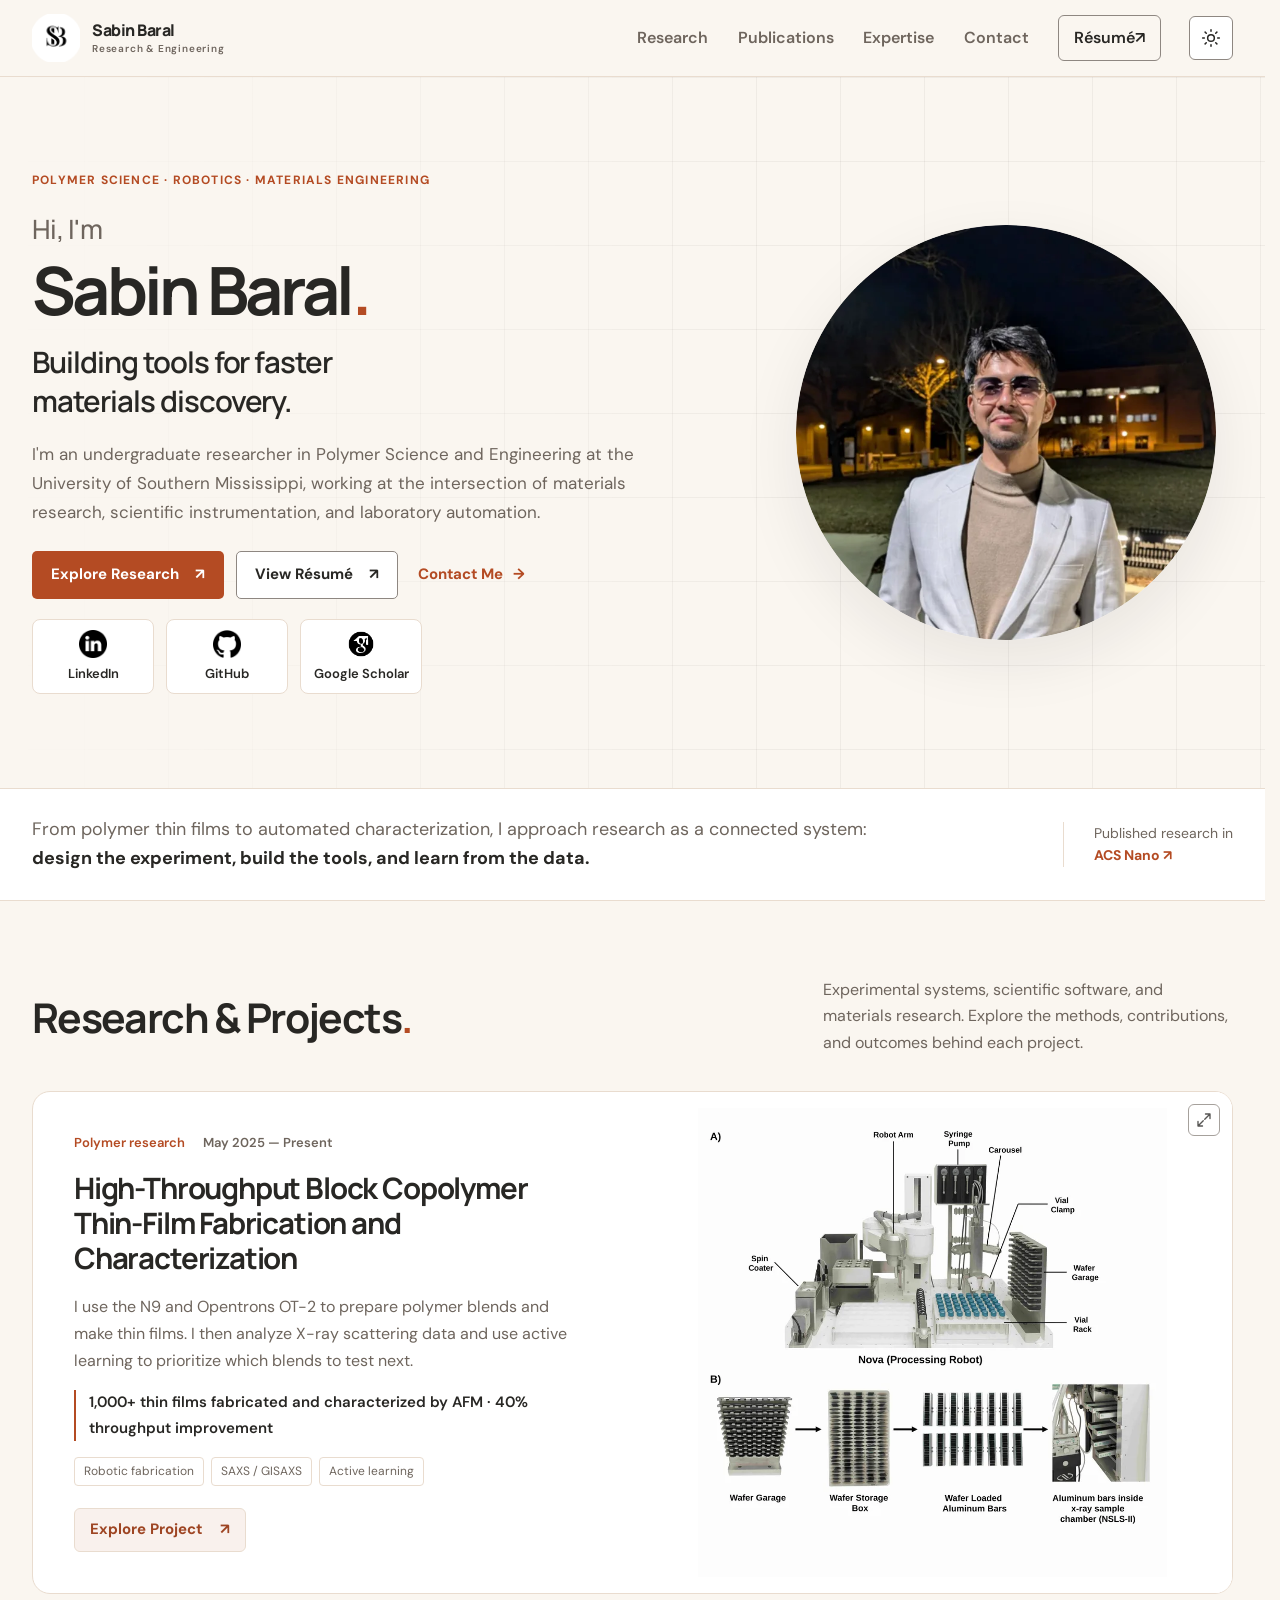
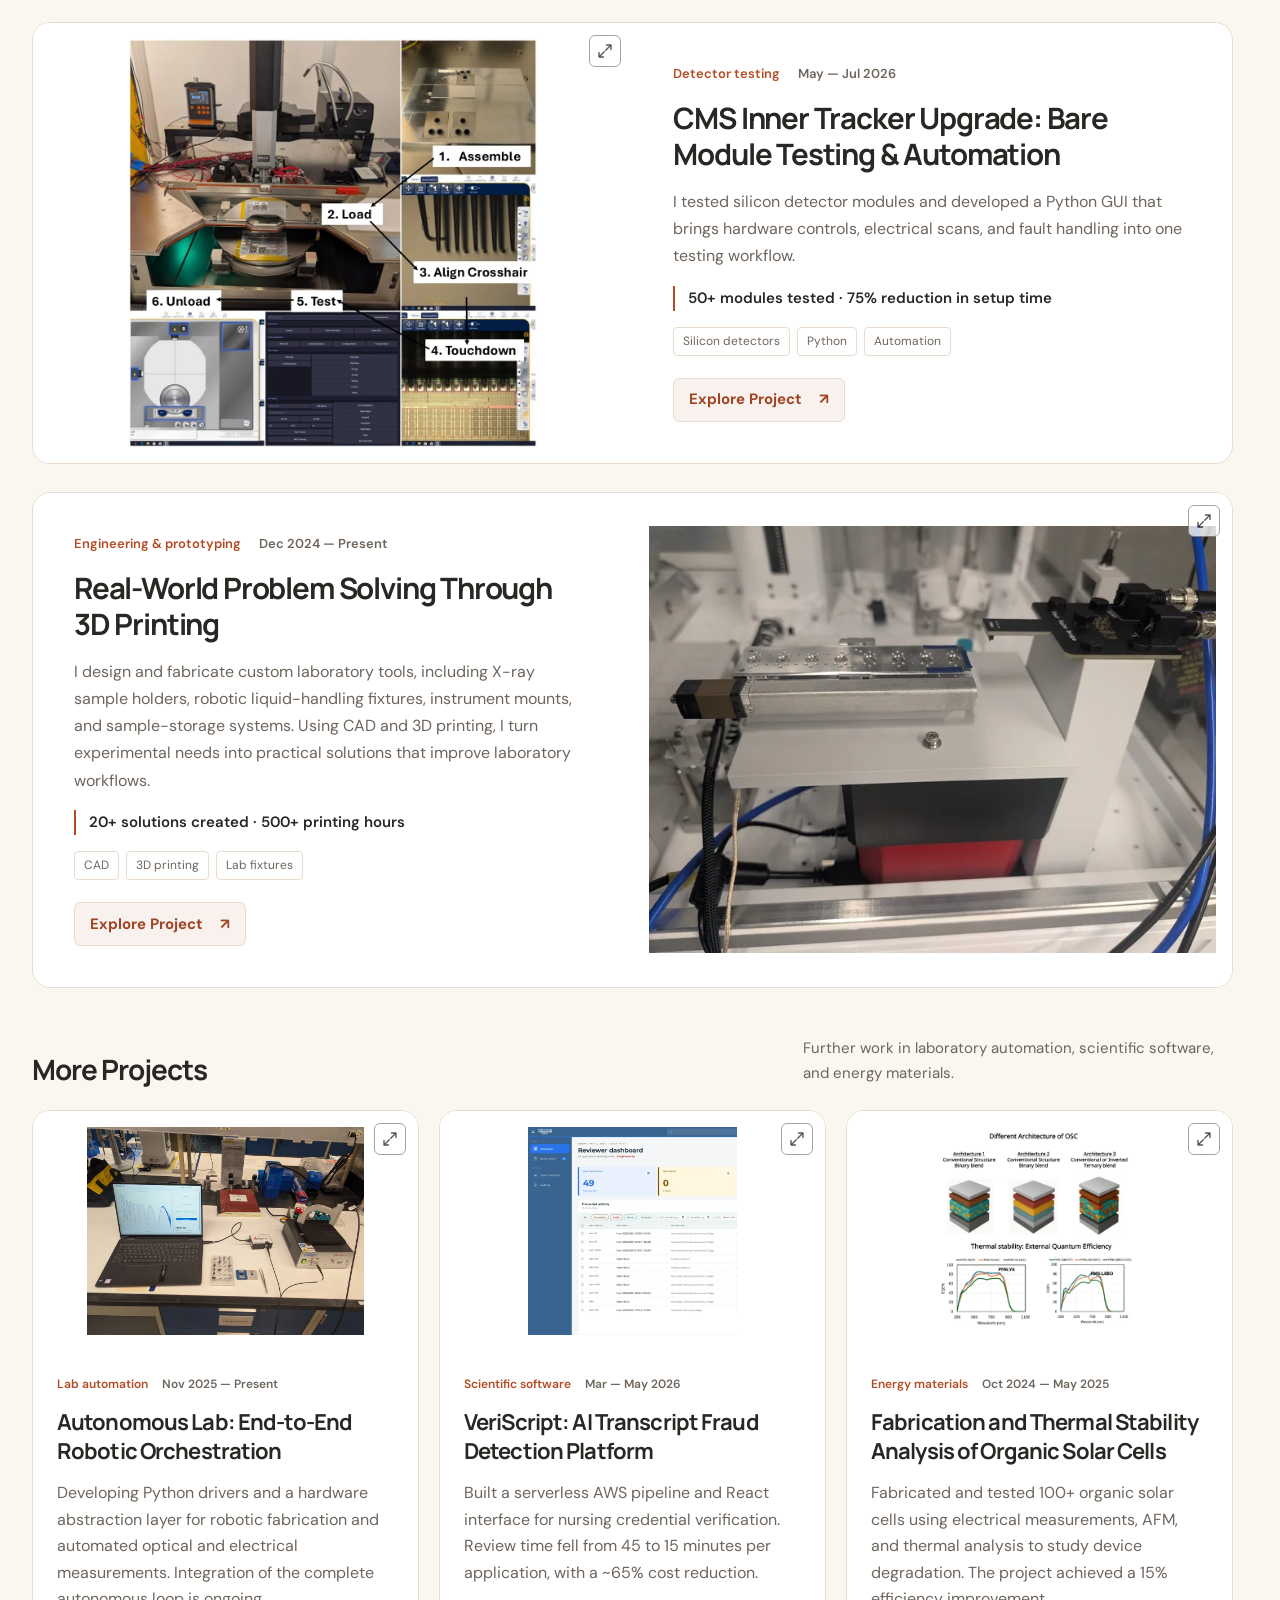
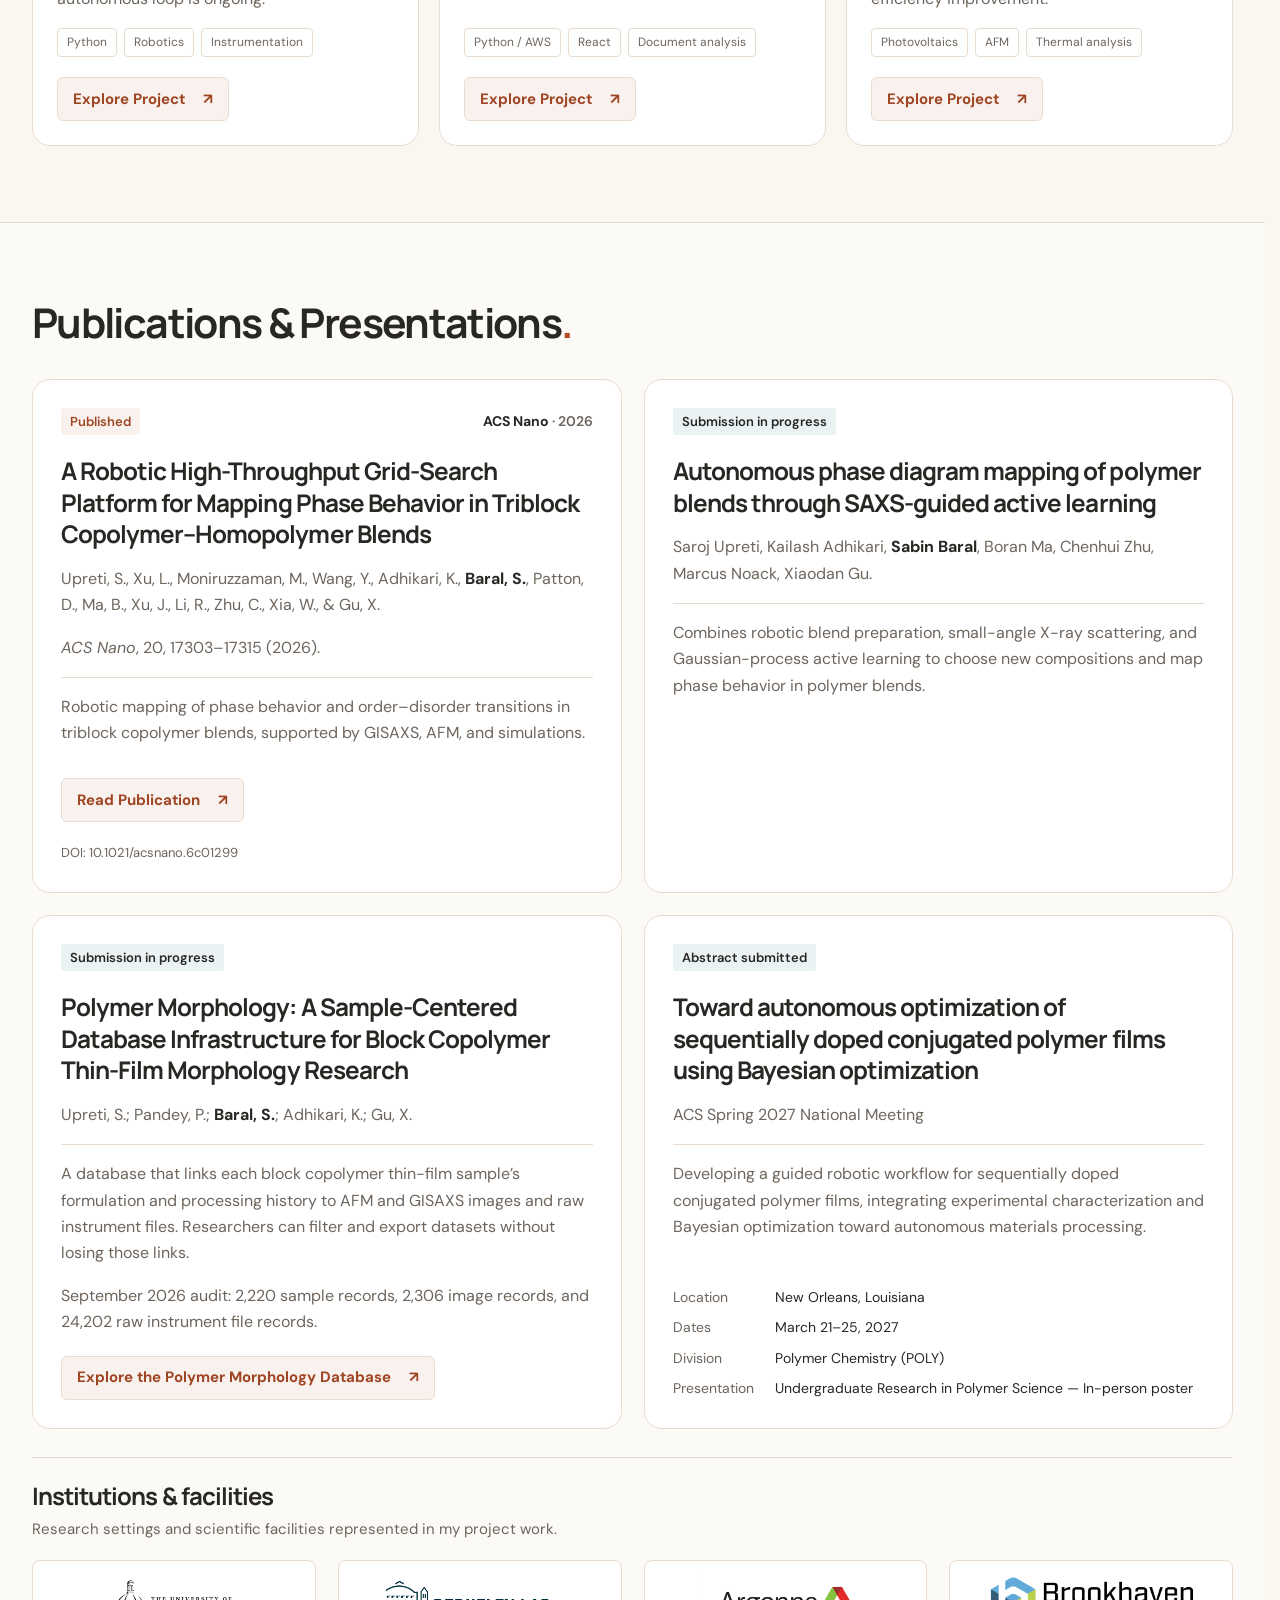
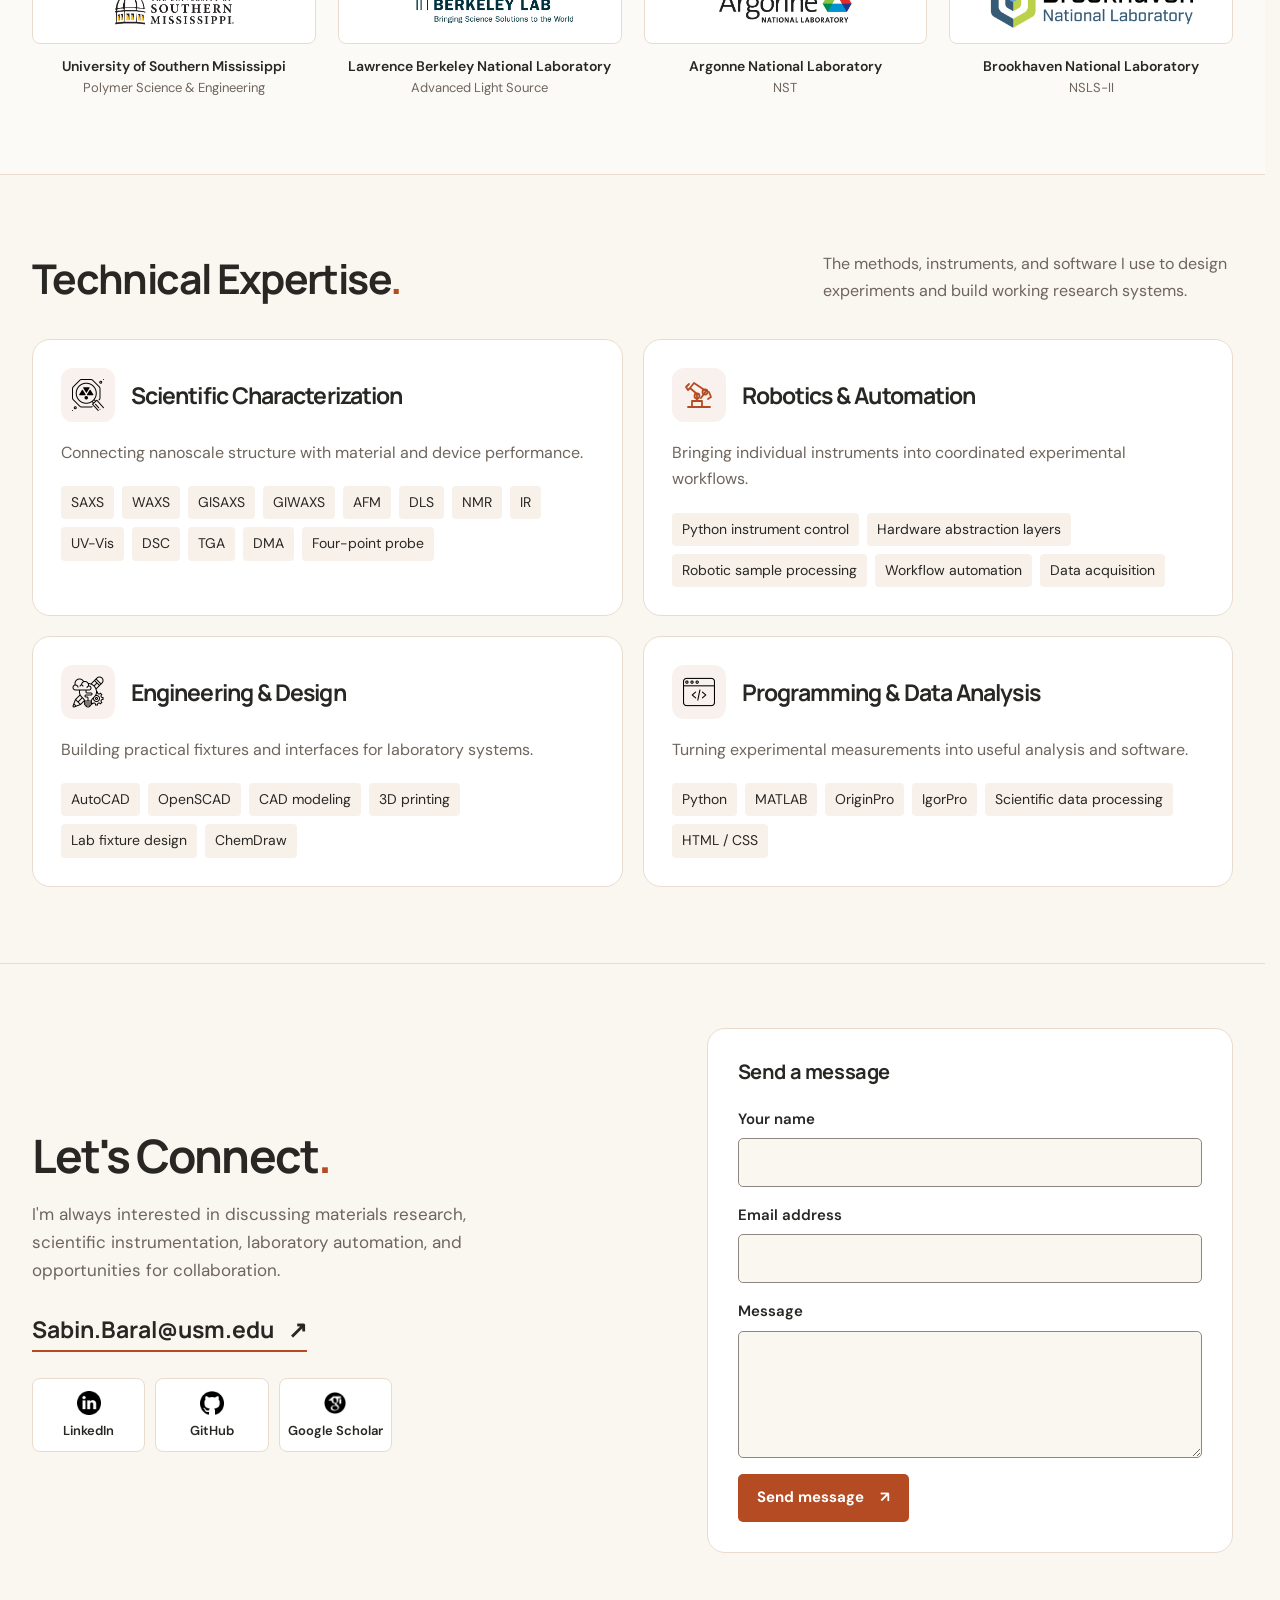
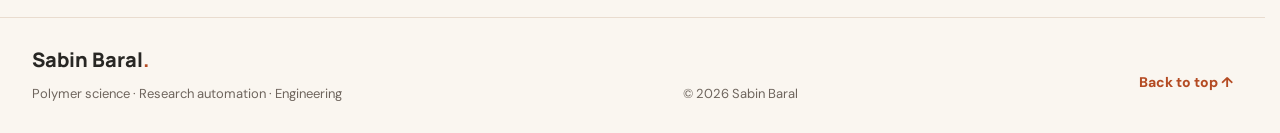
<file: index.html>
<!DOCTYPE html>
<html lang="en">
  <head>
    <meta charset="UTF-8">
    <meta name="viewport" content="width=device-width, initial-scale=1.0">
    <meta name="color-scheme" content="light dark">
    <title>Sabin Baral — Polymer Research, Automation &amp; Engineering</title>
    <meta name="description" content="Sabin Baral is a Polymer Science and Engineering undergraduate at the University of Southern Mississippi working across materials research, scientific instrumentation, and laboratory automation.">
    <meta name="author" content="Sabin Baral">
    <meta property="og:title" content="Sabin Baral — Polymer Research, Automation &amp; Engineering">
    <meta property="og:description" content="Materials research, scientific instrumentation, and laboratory automation.">
    <meta property="og:image" content="https://sabinbaral.dev/assets/optimized/portrait.webp">
    <meta property="og:url" content="https://sabinbaral.dev/">
    <meta property="og:type" content="website">
    <link rel="icon" type="image/png" href="./assets/icons/favicon.png">
    <script src="theme.js"></script>
    <link rel="preconnect" href="https://fonts.googleapis.com">
    <link rel="preconnect" href="https://fonts.gstatic.com" crossorigin>
    <link href="https://fonts.googleapis.com/css2?family=DM+Sans:wght@400;500;600;700&family=Manrope:wght@400;500;600;700;800&display=swap" rel="stylesheet">
    <link rel="stylesheet" href="themes.css">
    <link rel="stylesheet" href="style.css">
  </head>
  <body>
    <a class="skip-link" href="#main">Skip to content</a>
    <header class="site-header">
      <nav class="nav-shell" aria-label="Main navigation">
        <a class="brand" href="#home" aria-label="Sabin Baral, home">
          <img class="brand-icon" src="./assets/icons/favicon.png" alt="" width="48" height="48">
          <span class="brand-name">Sabin Baral<small>Research &amp; Engineering</small>
          </span>
        </a>
        <button class="menu-toggle" id="menuToggle" type="button" aria-expanded="false" aria-controls="primaryNav" aria-label="Open navigation">
          <span>
          </span>
          <span>
          </span>
          <span>
          </span>
        </button>
        <div class="nav-links" id="primaryNav">
          <a href="#research">Research</a>
          <a href="#publications">Publications</a>
          <a href="#skills">Expertise</a>
          <a href="#contact">Contact</a>
          <a class="nav-resume" href="./assets/profile/Sabin-Baral-Resume.pdf" target="_blank" rel="noopener">Résumé <span aria-hidden="true">↗</span>
          </a>
        </div>
          <button class="theme-toggle" id="themeToggle" type="button" aria-label="Switch to dark theme" aria-pressed="false">
            <svg class="sun-icon" viewBox="0 0 24 24" aria-hidden="true">
              <circle cx="12" cy="12" r="4"/>
              <path d="M12 2v2m0 16v2M4.93 4.93l1.41 1.41m11.32 11.32 1.41 1.41M2 12h2m16 0h2M4.93 19.07l1.41-1.41M17.66 6.34l1.41-1.41"/>
            </svg>
            <svg class="moon-icon" viewBox="0 0 24 24" aria-hidden="true">
              <path d="M20.4 15.4A8.5 8.5 0 0 1 8.6 3.6 8.5 8.5 0 1 0 20.4 15.4Z"/>
            </svg>
          </button>
      </nav>
    </header>
    <main id="main" tabindex="-1">
      <div class="landing">
      <section class="hero" id="home" aria-labelledby="hero-title">
        <div class="hero-grid" aria-hidden="true"></div>
        <div class="container hero-layout">
          <div class="hero-copy">
            <p class="eyebrow">Polymer science · Robotics · Materials engineering</p>
            <h1 id="hero-title"><span class="hero-greeting">Hi, I'm</span> Sabin Baral<span class="period">.</span></h1>
            <p class="hero-headline">Building tools for faster<br class="desktop-break"> materials discovery.</p>
            <p class="hero-intro">I'm an undergraduate researcher in Polymer Science and Engineering at the University of Southern Mississippi, working at the intersection of materials research, scientific instrumentation, and laboratory automation.</p>

          </div>
          <div class="hero-visual">
            <img class="hero-portrait" src="./assets/optimized/portrait.webp" alt="Sabin Baral wearing a blazer outdoors" width="700" height="692" fetchpriority="high">
          </div>
          <div class="hero-links">
            <div class="hero-actions">
              <a class="button button-primary" href="#research">Explore Research <span aria-hidden="true">↗</span></a>
              <a class="button button-secondary" href="./assets/profile/Sabin-Baral-Resume.pdf" target="_blank" rel="noopener">View Résumé <span aria-hidden="true">↗</span></a>
              <a class="text-link" href="#contact">Contact Me <span aria-hidden="true">→</span></a>
            </div>
            <div class="social-links hero-socials" aria-label="Professional profiles">
  <a href="https://www.linkedin.com/in/baralsabin/" target="_blank" rel="noopener noreferrer" aria-label="Sabin Baral on LinkedIn"><img src="./assets/icons/linkedin.png" alt="" width="24" height="24"><span>LinkedIn</span></a>
  <a href="https://github.com/S8bin-dev" target="_blank" rel="noopener noreferrer" aria-label="Sabin Baral on GitHub"><img src="./assets/icons/github.png" alt="" width="24" height="24"><span>GitHub</span></a>
  <a href="https://scholar.google.com/citations?view_op=list_works&amp;hl=en&amp;user=vSl4ZvgAAAAJ" target="_blank" rel="noopener noreferrer" aria-label="Sabin Baral on Google Scholar"><img src="./assets/icons/google_scholar_icon.png" alt="" width="24" height="24"><span>Google Scholar</span></a>
</div>
          </div>
        </div>
      </section>
      <div class="intro-band">
        <div class="container focus-transition">
          <p>From polymer thin films to automated characterization, I approach research as a connected system: <strong>design the experiment, build the tools, and learn from the data.</strong></p>
          <a class="publication-highlight" href="https://doi.org/10.1021/acsnano.6c01299" target="_blank" rel="noopener noreferrer"><span>Published research in</span><strong>ACS Nano <span aria-hidden="true">↗</span></strong></a>
        </div>
      </div>
      </div>
      <section class="section research-section" id="research" aria-labelledby="research-title">
        <div class="container">
          <div class="section-heading">
            <h2 id="research-title">Research &amp; Projects<span class="period">.</span></h2>
            <p>Experimental systems, scientific software, and materials research. Explore the methods, contributions, and outcomes behind each project.</p>
          </div>
          <div class="project-list" aria-label="Featured projects">
            <article class="project feature-project reverse">
              <button type="button" class="project-media" data-image-src="./assets/projects/block_copolymer/project-1.jpg" data-image-caption="Labeled NOVA processing robot and high-throughput wafer handling workflow" aria-label="View full-resolution image: Labeled NOVA processing robot and high-throughput wafer handling workflow">
                <img src="./assets/optimized/block-copolymer.webp" alt="Labeled NOVA processing robot and high-throughput wafer handling workflow" loading="lazy" decoding="async" width="900" height="900">
                <span class="expand-icon" aria-hidden="true"><svg viewBox="0 0 24 24" fill="none" stroke="currentColor" stroke-width="1.8" stroke-linecap="round" stroke-linejoin="round"><path d="M14 4h6v6M20 4l-7 7M10 20H4v-6M4 20l7-7"/></svg></span>
              </button>
              <div class="project-content">
                <div class="project-meta"><span>Polymer research</span><span>May 2025 — Present</span></div>
                <h3>High-Throughput Block Copolymer Thin-Film Fabrication and Characterization</h3>
                <p>I use the N9 and Opentrons OT-2 to prepare polymer blends and make thin films. I then analyze X-ray scattering data and use active learning to prioritize which blends to test next.</p>
                <p class="project-outcome">1,000+ thin films fabricated and characterized by AFM · 40% throughput improvement</p>
                <div class="project-tags">
                  <span>Robotic fabrication</span>
                  <span>SAXS / GISAXS</span>
                  <span>Active learning</span>
                </div>
                <button type="button" class="project-link" data-modal="modal1">Explore Project <span aria-hidden="true">↗</span></button>
              </div>
            </article>
            <article class="project feature-project">
              <button type="button" class="project-media" data-image-src="./assets/projects/cms_tracker/cms_tracker.jpg" data-image-caption="Six stages of the CMS silicon detector bare module testing workflow" aria-label="View full-resolution image: Six stages of the CMS silicon detector bare module testing workflow">
                <img src="./assets/optimized/cms-tracker.webp" alt="Six stages of the CMS silicon detector bare module testing workflow" loading="lazy" decoding="async" width="1000" height="1000">
                <span class="expand-icon" aria-hidden="true"><svg viewBox="0 0 24 24" fill="none" stroke="currentColor" stroke-width="1.8" stroke-linecap="round" stroke-linejoin="round"><path d="M14 4h6v6M20 4l-7 7M10 20H4v-6M4 20l7-7"/></svg></span>
              </button>
              <div class="project-content">
                <div class="project-meta"><span>Detector testing</span><span>May — Jul 2026</span></div>
                <h3>CMS Inner Tracker Upgrade: Bare Module Testing &amp; Automation</h3>
                <p>I tested silicon detector modules and developed a Python GUI that brings hardware controls, electrical scans, and fault handling into one testing workflow.</p>
                <p class="project-outcome">50+ modules tested · 75% reduction in setup time</p>
                <div class="project-tags"><span>Silicon detectors</span><span>Python</span><span>Automation</span></div>
                <button type="button" class="project-link" data-modal="modal5">Explore Project <span aria-hidden="true">↗</span></button>
              </div>
            </article>
            <article class="project feature-project reverse">
              <button type="button" class="project-media" data-image-src="./assets/projects/3d_printing/automated-four-point-probe-motorized-mount.jpg" data-printing-file="automated-four-point-probe-motorized-mount.jpg" data-image-caption="Automated Four-Point Probe and Motorized Stage Mount" aria-label="Expand photograph of a 3D-printed instrument mount installed on a four-point probe and motorized stage">
                <img src="./assets/optimized/3d_printing/automated-four-point-probe-motorized-mount-1200.webp" srcset="./assets/optimized/3d_printing/automated-four-point-probe-motorized-mount-360.webp 360w, ./assets/optimized/3d_printing/automated-four-point-probe-motorized-mount-720.webp 720w, ./assets/optimized/3d_printing/automated-four-point-probe-motorized-mount-1200.webp 1200w" sizes="(max-width: 760px) calc(100vw - 36px), (min-width: 1304px) 620px, calc((100vw - 64px) / 2)" alt="A functional 3D-printed mount supporting a four-point probe above a motorized sample stage" loading="lazy" decoding="async" width="1200" height="904">
                <span class="expand-icon" aria-hidden="true"><svg viewBox="0 0 24 24" fill="none" stroke="currentColor" stroke-width="1.8" stroke-linecap="round" stroke-linejoin="round"><path d="M14 4h6v6M20 4l-7 7M10 20H4v-6M4 20l7-7"/></svg></span>
              </button>
              <div class="project-content">
                <div class="project-meta"><span>Engineering &amp; prototyping</span><span>Dec 2024 — Present</span></div>
                <h3>Real-World Problem Solving Through 3D Printing</h3>
                <p>I design and fabricate custom laboratory tools, including X-ray sample holders, robotic liquid-handling fixtures, instrument mounts, and sample-storage systems. Using CAD and 3D printing, I turn experimental needs into practical solutions that improve laboratory workflows.</p>
                <p class="project-outcome">20+ solutions created · 500+ printing hours</p>
                <div class="project-tags"><span>CAD</span><span>3D printing</span><span>Lab fixtures</span></div>
                <button type="button" class="project-link" data-modal="modal3">Explore Project <span aria-hidden="true">↗</span></button>
              </div>
            </article>
          </div>
          <div class="additional-projects-heading"><h3>More Projects</h3><p>Further work in laboratory automation, scientific software, and energy materials.</p></div>
          <div class="compact-project-grid">
            <article class="project compact-project">
              <button type="button" class="project-media" data-image-src="./assets/projects/autonomous_lab/spectrometer_setup.jpg" data-image-caption="Flame spectrometer, optical film thickness instrument, and Python measurement interface on the lab bench" aria-label="View full-resolution image: Flame spectrometer, optical film thickness instrument, and Python measurement interface on the lab bench">
                <img src="./assets/optimized/autonomous-instrumentation.webp" alt="Flame spectrometer, optical film thickness instrument, and Python measurement interface on the lab bench" loading="lazy" decoding="async" width="1000" height="753">
                <span class="expand-icon" aria-hidden="true"><svg viewBox="0 0 24 24" fill="none" stroke="currentColor" stroke-width="1.8" stroke-linecap="round" stroke-linejoin="round"><path d="M14 4h6v6M20 4l-7 7M10 20H4v-6M4 20l7-7"/></svg></span>
              </button>
              <div class="project-content">
                <div class="project-meta"><span>Lab automation</span><span>Nov 2025 — Present</span></div>
                <h3>Autonomous Lab: End-to-End Robotic Orchestration</h3>
                <p>Developing Python drivers and a hardware abstraction layer for robotic fabrication and automated optical and electrical measurements. Integration of the complete autonomous loop is ongoing.</p>
                <div class="project-tags"><span>Python</span><span>Robotics</span><span>Instrumentation</span></div>
                <button type="button" class="project-link" data-modal="modal4">Explore Project <span aria-hidden="true">↗</span></button>
              </div>
            </article>
            <article class="project compact-project">
              <button type="button" class="project-media" data-image-src="./assets/projects/veriscript/veriscript.jpg" data-image-caption="VeriScript reviewer dashboard for nursing credential verification" aria-label="View full-resolution image: VeriScript reviewer dashboard for nursing credential verification">
                <img src="./assets/optimized/veriscript.webp" alt="VeriScript reviewer dashboard for nursing credential verification" loading="lazy" decoding="async" width="700" height="700">
                <span class="expand-icon" aria-hidden="true"><svg viewBox="0 0 24 24" fill="none" stroke="currentColor" stroke-width="1.8" stroke-linecap="round" stroke-linejoin="round"><path d="M14 4h6v6M20 4l-7 7M10 20H4v-6M4 20l7-7"/></svg></span>
              </button>
              <div class="project-content">
                <div class="project-meta"><span>Scientific software</span><span>Mar — May 2026</span></div>
                <h3>VeriScript: AI Transcript Fraud Detection Platform</h3>
                <p>Built a serverless AWS pipeline and React interface for nursing credential verification. Review time fell from 45 to 15 minutes per application, with a ~65% cost reduction.</p>
                <div class="project-tags"><span>Python / AWS</span><span>React</span><span>Document analysis</span></div>
                <button type="button" class="project-link" data-modal="modal6">Explore Project <span aria-hidden="true">↗</span></button>
              </div>
            </article>
            <article class="project compact-project">
              <button type="button" class="project-media" data-image-src="./assets/projects/solar_cells/project-2_HD.png" data-image-caption="Organic solar cell architectures and measured external quantum efficiency curves" aria-label="View full-resolution image: Organic solar cell architectures and measured external quantum efficiency curves">
                <img src="./assets/optimized/solar-cells.webp" alt="Organic solar cell architectures and measured external quantum efficiency curves" loading="lazy" decoding="async" width="512" height="512">
                <span class="expand-icon" aria-hidden="true"><svg viewBox="0 0 24 24" fill="none" stroke="currentColor" stroke-width="1.8" stroke-linecap="round" stroke-linejoin="round"><path d="M14 4h6v6M20 4l-7 7M10 20H4v-6M4 20l7-7"/></svg></span>
              </button>
              <div class="project-content">
                <div class="project-meta"><span>Energy materials</span><span>Oct 2024 — May 2025</span></div>
                <h3>Fabrication and Thermal Stability Analysis of Organic Solar Cells</h3>
                <p>Fabricated and tested 100+ organic solar cells using electrical measurements, AFM, and thermal analysis to study device degradation. The project achieved a 15% efficiency improvement.</p>
                <div class="project-tags"><span>Photovoltaics</span><span>AFM</span><span>Thermal analysis</span></div>
                <button type="button" class="project-link" data-modal="modal2">Explore Project <span aria-hidden="true">↗</span></button>
              </div>
            </article>
          </div>
        </div>
      </section>
      <section class="section publication-section" id="publications" aria-labelledby="publication-title">
        <div class="container">
          <div class="section-heading">
            <h2 id="publication-title">Publications &amp; Presentations<span class="period">.</span></h2>
          </div>
          <div class="publication-grid">
            <article class="paper-card">
              <div class="paper-top"><span class="status-label">Published</span><span><strong>ACS Nano</strong> · 2026</span></div>
              <h3>A Robotic High-Throughput Grid-Search Platform for Mapping Phase Behavior in Triblock Copolymer–Homopolymer Blends</h3>
              <p class="paper-authors">Upreti, S., Xu, L., Moniruzzaman, M., Wang, Y., Adhikari, K., <strong>Baral, S.</strong>, Patton, D., Ma, B., Xu, J., Li, R., Zhu, C., Xia, W., &amp; Gu, X.</p>
              <p class="paper-citation"><em>ACS Nano</em>, 20, 17303–17315 (2026).</p>
              <p class="paper-summary">Robotic mapping of phase behavior and order–disorder transitions in triblock copolymer blends, supported by GISAXS, AFM, and simulations.</p>
              <div class="paper-footer">
                <a class="project-link" href="https://doi.org/10.1021/acsnano.6c01299" target="_blank" rel="noopener noreferrer">Read Publication <span aria-hidden="true">↗</span></a>
                <span class="doi">DOI: 10.1021/acsnano.6c01299</span>
              </div>
            </article>
            <article class="paper-card manuscript-card">
              <div class="paper-top"><span class="status-label status-progress">Submission in progress</span></div>
              <h3>Autonomous phase diagram mapping of polymer blends through SAXS-guided active learning</h3>
              <p class="paper-authors">Saroj Upreti, Kailash Adhikari, <strong>Sabin Baral</strong>, Boran Ma, Chenhui Zhu, Marcus Noack, Xiaodan Gu.</p>
              <p class="paper-summary">Combines robotic blend preparation, small-angle X-ray scattering, and Gaussian-process active learning to choose new compositions and map phase behavior in polymer blends.</p>
            </article>
            <article class="paper-card manuscript-card">
              <div class="paper-top">
                <span class="status-label status-progress">Submission in progress</span>
              </div>
              <h3>Polymer Morphology: A Sample-Centered Database Infrastructure for Block Copolymer Thin-Film Morphology Research</h3>
              <p class="paper-authors">Upreti, S.; Pandey, P.; <strong>Baral, S.</strong>; Adhikari, K.; Gu, X.</p>
              <p class="paper-summary">A database that links each block copolymer thin-film sample’s formulation and processing history to AFM and GISAXS images and raw instrument files. Researchers can filter and export datasets without losing those links.</p>
              <p class="paper-citation">September 2026 audit: 2,220 sample records, 2,306 image records, and 24,202 raw instrument file records.</p>
              <div class="paper-footer">
                <a class="project-link" href="https://polymermorphology.org/" target="_blank" rel="noopener noreferrer">
                  Explore the Polymer Morphology Database <span aria-hidden="true">↗</span>
                </a>
              </div>
            </article>
            <article class="paper-card conference-card">
              <div class="paper-top"><span class="status-label status-progress">Abstract submitted</span></div>
              <h3>Toward autonomous optimization of sequentially doped conjugated polymer films using Bayesian optimization</h3>
              <p class="paper-citation">ACS Spring 2027 National Meeting</p>
              <p class="paper-summary">Developing a guided robotic workflow for sequentially doped conjugated polymer films, integrating experimental characterization and Bayesian optimization toward autonomous materials processing.</p>
              <dl class="conference-meta">
                <div><dt>Location</dt><dd>New Orleans, Louisiana</dd></div>
                <div><dt>Dates</dt><dd>March 21–25, 2027</dd></div>
                <div><dt>Division</dt><dd>Polymer Chemistry (POLY)</dd></div>
                <div><dt>Presentation</dt><dd>Undergraduate Research in Polymer Science — In-person poster</dd></div>
              </dl>
            </article>
          </div>
          <div class="collaborators">
            <div class="collaborator-heading"><h3>Institutions &amp; facilities</h3><p>Research settings and scientific facilities represented in my project work.</p></div>
            <div class="collaborator-list">
              <div><div class="logo-well"><img src="./assets/collaborators/USM.png" alt="University of Southern Mississippi" loading="lazy" width="2100" height="981"></div><span>University of Southern Mississippi<br><small>Polymer Science &amp; Engineering</small></span></div>
              <div><div class="logo-well"><img src="./assets/collaborators/LBNL.jpg" alt="Lawrence Berkeley National Laboratory" loading="lazy" width="1629" height="498"></div><span>Lawrence Berkeley National Laboratory<br><small>Advanced Light Source</small></span></div>
              <div><div class="logo-well"><img class="argonne-logo" src="./assets/collaborators/ANL.png" alt="Argonne National Laboratory" loading="lazy" width="2405" height="934"></div><span>Argonne National Laboratory<br><small>NST</small></span></div>
              <div><div class="logo-well"><img src="./assets/collaborators/BNL.png" alt="Brookhaven National Laboratory" loading="lazy" width="706" height="200"></div><span>Brookhaven National Laboratory<br><small>NSLS-II</small></span></div>
            </div>
          </div>
        </div>
      </section>
      <section class="section skills-section" id="skills" aria-labelledby="skills-title">
        <div class="container">
          <div class="section-heading"><h2 id="skills-title">Technical Expertise<span class="period">.</span></h2><p>The methods, instruments, and software I use to design experiments and build working research systems.</p></div>
          <div class="skills-grid">
            <article class="skill-group">
              <div class="skill-heading"><span class="skill-icon"><img src="./assets/icons/icon-characterization.png" alt="" width="32" height="32"></span><h3>Scientific Characterization</h3></div>
              <p>Connecting nanoscale structure with material and device performance.</p>
              <ul class="skill-tags"><li>SAXS</li><li>WAXS</li><li>GISAXS</li><li>GIWAXS</li><li>AFM</li><li>DLS</li><li>NMR</li><li>IR</li><li>UV-Vis</li><li>DSC</li><li>TGA</li><li>DMA</li><li>Four-point probe</li></ul>
            </article>
            <article class="skill-group">
              <div class="skill-heading"><span class="skill-icon"><svg viewBox="0 0 32 32" fill="none" stroke="currentColor" stroke-width="1.8" stroke-linecap="round" stroke-linejoin="round" aria-hidden="true"><path d="M5 28h22M9 28v-6h10v6M14 22v-7L7 9l4-5 12 8-5 7M23 12l3 1 2 5-3 2M7 9l-2 2-2-3 3-3"/><circle cx="14" cy="17" r="2.5"/><circle cx="22" cy="13" r="2.5"/></svg></span><h3>Robotics &amp; Automation</h3></div>
              <p>Bringing individual instruments into coordinated experimental workflows.</p>
              <ul class="skill-tags"><li>Python instrument control</li><li>Hardware abstraction layers</li><li>Robotic sample processing</li><li>Workflow automation</li><li>Data acquisition</li></ul>
            </article>
            <article class="skill-group">
              <div class="skill-heading"><span class="skill-icon"><img src="./assets/icons/icon-design.png" alt="" width="32" height="32"></span><h3>Engineering &amp; Design</h3></div>
              <p>Building practical fixtures and interfaces for laboratory systems.</p>
              <ul class="skill-tags"><li>AutoCAD</li><li>OpenSCAD</li><li>CAD modeling</li><li>3D printing</li><li>Lab fixture design</li><li>ChemDraw</li></ul>
            </article>
            <article class="skill-group">
              <div class="skill-heading"><span class="skill-icon"><img src="./assets/icons/icon-programming.png" alt="" width="32" height="32"></span><h3>Programming &amp; Data Analysis</h3></div>
              <p>Turning experimental measurements into useful analysis and software.</p>
              <ul class="skill-tags"><li>Python</li><li>MATLAB</li><li>OriginPro</li><li>IgorPro</li><li>Scientific data processing</li><li>HTML / CSS</li></ul>
            </article>
          </div>
        </div>
      </section>
<section class="contact-section" id="contact" aria-labelledby="contact-title">
  <div class="container contact-grid">
    <div class="contact-copy">
      <h2 id="contact-title">Let's Connect<span class="period">.</span>
      </h2>
      <p>I'm always interested in discussing materials research, scientific instrumentation, laboratory automation, and opportunities for collaboration.</p>
      <a class="contact-email" href="mailto:Sabin.Baral@usm.edu">Sabin.Baral@usm.edu <span aria-hidden="true">↗</span>
      </a>
<div class="social-links contact-socials" aria-label="Professional profiles">
  <a href="https://www.linkedin.com/in/baralsabin/" target="_blank" rel="noopener noreferrer" aria-label="Sabin Baral on LinkedIn"><img src="./assets/icons/linkedin.png" alt="" width="24" height="24"><span>LinkedIn</span></a>
  <a href="https://github.com/S8bin-dev" target="_blank" rel="noopener noreferrer" aria-label="Sabin Baral on GitHub"><img src="./assets/icons/github.png" alt="" width="24" height="24"><span>GitHub</span></a>
  <a href="https://scholar.google.com/citations?view_op=list_works&amp;hl=en&amp;user=vSl4ZvgAAAAJ" target="_blank" rel="noopener noreferrer" aria-label="Sabin Baral on Google Scholar"><img src="./assets/icons/google_scholar_icon.png" alt="" width="24" height="24"><span>Google Scholar</span></a>
</div>
    </div>
    <div class="contact-form-panel">
      <h3 class="panel-kicker">Send a message</h3>
      <form id="contactForm" class="contact-form" action="https://formspree.io/f/xqarlrdl" method="POST">
        <div class="form-group">
          <label for="name">Your name</label>
          <input type="text" id="name" name="name" autocomplete="name" required>
        </div>
        <div class="form-group">
          <label for="email">Email address</label>
          <input type="email" id="email" name="email" autocomplete="email" required>
        </div>
        <div class="form-group">
          <label for="message">Message</label>
          <textarea id="message" name="message" rows="4" required></textarea>
        </div>
        <button type="submit" class="button button-primary">Send message <span aria-hidden="true">↗</span>
        </button>
        <p class="form-error" id="formError" role="alert" hidden>Message could not be sent. Please try again or email me directly.</p>
      </form>
      <div id="formSuccess" class="form-success" role="status" tabindex="-1" hidden>
        <h3>Message sent.</h3>
        <p>Thank you for reaching out. I'll get back to you soon.</p>
      </div>
    </div>
  </div>
</section>
</main>
    <!-- PROJECT MODALS -->
    <div id="modal1" class="modal" role="dialog" aria-labelledby="modal1-title" aria-modal="true">
      <div class="modal-content">
        <div class="modal-header"><h2 id="modal1-title" class="modal-title">High-Throughput Block Copolymer Thin-Film Fabrication and
          Characterization</h2><button type="button" class="close" onclick="closeModal('modal1')" aria-label="Close project details">&times;</button></div>
      <div class="modal-body">
          <div class="modal-image"><button type="button" class="modal-figure" data-image-src="./assets/projects/block_copolymer/project-1.jpg" data-image-caption="Block Copolymer Research Details" aria-label="Enlarge Block Copolymer Research Details"><img src="./assets/optimized/block-copolymer.webp" alt="Block Copolymer Research Details"
            loading="lazy" width="900" height="900" /><span class="expand-icon" aria-hidden="true"><svg viewBox="0 0 24 24" fill="none" stroke="currentColor" stroke-width="1.8" stroke-linecap="round" stroke-linejoin="round"><path d="M14 4h6v6M20 4l-7 7M10 20H4v-6M4 20l7-7"/></svg></span></button></div>
          <div class="modal-section">
            <h3>Project Overview</h3>
            <p>I study how blend composition and processing affect the nanoscale structures that form when block copolymer thin films self-assemble. I develop Python protocols for robotic sample preparation, build instrument-control tools and custom fixtures, and analyze scattering data to help decide what to test next.</p>
          </div>
          <div class="modal-section">
            <h3>Experimental Workflow</h3>
            <ol>
              <li><strong>Plan compositions and prepare blends.</strong> Convert Excel composition plans into Python protocols for the North Robotics N9 and Opentrons OT-2. For OT-2 dispensing into 96-well plates, check volumes, model aspiration depths as source vials empty, and simulate the protocol before running it.</li>
              <li><strong>Fabricate the films.</strong> Use the N9 platform for automated substrate handling, spin coating, and thermal annealing.</li>
              <li><strong>Measure the structure.</strong> Use atomic force microscopy (AFM) to image film surfaces and X-ray scattering to probe nanoscale structure. I support synchrotron GISAXS/GIWAXS experiments and perform in-house scattering measurements.</li>
              <li><strong>Reduce data and review peak fits.</strong> In NOVA Pro, mask and reduce SAXS/GISAXS detector images to scattering profiles, then review the fitted peaks to compare domain spacing and peak ratios across compositions.</li>
              <li><strong>Select the next batch.</strong> Use Gaussian-process active learning to prioritize blend compositions based on the scattering results and where the model is uncertain. Use those suggestions to plan the next round of robotic preparation.</li>
            </ol>
            <p>Sample preparation and parts of the analysis are automated. The research team still runs the X-ray measurements.</p>
          </div>
          <div class="modal-section">
            <h3>Results &amp; Outcomes</h3>
            <p>I fabricated and characterized more than 1,000 block copolymer thin films by AFM. The streamlined fabrication and characterization workflow improved throughput by 40%.</p>
          </div>
          <div class="modal-section">
            <h3 class="section-subheading">Workflow Video</h3>
            <div class="video-frame">
              <video controls preload="none"
              aria-label="System Operations Workflow Video" class="project-video">
              <source src="./assets/projects/block_copolymer/System_Operations_High_Throughput.mp4" type="video/mp4">
              Your browser does not support the video tag.
            </video>
          </div>
        </div>
        <div class="modal-section">
          <h3>Links & Resources</h3>
          <p>
            <a href="https://xiaodangu.wixsite.com/guresearchgroup/research" target="_blank" rel="noopener noreferrer">Lab Group Website</a>
          </p>
        </div>
      </div>
    </div>
  </div>
  <div id="modal2" class="modal" role="dialog" aria-labelledby="modal2-title" aria-modal="true">
    <div class="modal-content">
      <div class="modal-header"><h2 id="modal2-title" class="modal-title">Fabrication and Thermal Stability Analysis of Organic Solar Cells</h2><button type="button" class="close" onclick="closeModal('modal2')" aria-label="Close project details">&times;</button></div>
      <div class="modal-body">
        <div class="modal-image"><button type="button" class="modal-figure" data-image-src="./assets/projects/solar_cells/project-2_HD.png" data-image-caption="Organic Solar Cell Research Details" aria-label="Enlarge Organic Solar Cell Research Details"><img src="./assets/optimized/solar-cells.webp" alt="Organic Solar Cell Research Details"
          loading="lazy" width="512" height="512" /><span class="expand-icon" aria-hidden="true"><svg viewBox="0 0 24 24" fill="none" stroke="currentColor" stroke-width="1.8" stroke-linecap="round" stroke-linejoin="round"><path d="M14 4h6v6M20 4l-7 7M10 20H4v-6M4 20l7-7"/></svg></span></button></div>
        <div class="modal-section">
          <h3>Project Overview</h3>
          <p>Organic photovoltaics (OPVs) offer a promising pathway to sustainable energy with advantages like
            flexibility, low-cost manufacturing, and tunable optical properties. This project investigated the thermal
            stability of polymer-based solar cells, addressing one of the key challenges limiting their commercial
            viability. Understanding degradation mechanisms under thermal stress is critical for extending device
            lifetime and improving performance reliability.</p>
        </div>
        <div class="modal-section">
          <h3>My Role & Responsibilities</h3>
          <p>I was responsible for the complete device lifecycle from fabrication to characterization:</p>
          <ul>
            <li>Fabricating organic solar cells using solution processing and vacuum deposition techniques</li>
            <li>Conducting accelerated aging studies under controlled temperature conditions</li>
            <li>Measuring current-voltage characteristics and power conversion efficiency</li>
            <li>Performing morphological analysis using AFM to track structural changes</li>
            <li>Analyzing thermal stability using TGA and DSC and X ray techniques.</li>
            <li>Correlating performance degradation with structural and compositional changes</li>
          </ul>
        </div>
        <div class="modal-section">
          <h3>Techniques & Methods</h3>
          <ul>
            <li>
              <strong>Device Fabrication</strong> - Spin coating, thermal evaporation, and encapsulation</li>
            <li>
              <strong>J-V Characterization</strong> - Solar simulator and source meter measurements</li>
            <li>
              <strong>Atomic Force Microscopy (AFM)</strong> - Surface morphology and phase separation analysis</li>
            <li>
              <strong>Thermal Analysis</strong> - TGA for decomposition temperature, DSC for glass transition</li>
            <li>
              <strong>UV-Vis Spectroscopy</strong> - Absorption spectra and optical bandgap determination</li>
            <li>
              <strong>Data Analysis</strong> - OriginPro and Python for statistical analysis and visualization</li>
          </ul>
        </div>
        <div class="modal-section">
          <h3>Results & Outcomes</h3>
          <p>Identified critical temperature thresholds beyond which device performance degrades significantly.
            Discovered that morphological stability of the active layer is a primary factor in thermal degradation.
            Proposed optimized annealing protocols that improve initial efficiency while maintaining better long-term
            stability.</p>
        </div>
        <div class="modal-section">
          <h3>Links & Resources</h3>
          <p>
            <a href="./assets/projects/solar_cells/researchpos2.png" target="_blank" rel="noopener noreferrer">
              Research Poster
            </a> |
            <a href="https://www.usm.edu/polymer-science-engineering/optoelec_device_lab.php" target="_blank" rel="noopener noreferrer">Lab
              Website</a>
          </p>
        </div>
      </div>
    </div>
  </div>
  <div id="modal3" class="modal" role="dialog" aria-labelledby="modal3-title" aria-modal="true">
    <div class="modal-content printing-modal">
      <div class="modal-header"><h2 id="modal3-title" class="modal-title">Real-World Problem Solving Through 3D Printing</h2><button type="button" class="close" onclick="closeModal('modal3')" aria-label="Close project details">&times;</button></div>
      <div class="modal-body">
        <div class="modal-section">
          <h3>Project Overview</h3>
          <p>I design and fabricate custom laboratory tools, including X-ray sample holders, robotic liquid-handling fixtures, instrument mounts, and sample-storage systems. Using CAD and 3D printing, I turn experimental needs into practical solutions that improve laboratory workflows.</p>
        </div>
        <section class="modal-section printing-gallery" aria-labelledby="printing-gallery-title">
          <div class="printing-gallery-heading"><h3 id="printing-gallery-title">Design Gallery</h3><a href="https://www.thingiverse.com/Sabin-designs/designs" target="_blank" rel="noopener noreferrer">View designs on Thingiverse ↗</a></div>
          <div id="printingGalleryFilters" class="gallery-filters" role="group" aria-label="Filter designs by category"></div>
          <p id="printingGalleryStatus" class="gallery-status" role="status" aria-live="polite">Loading designs…</p>
          <button type="button" class="project-link" id="printingGalleryRetry" hidden>Retry loading designs</button>
          <div id="printingGalleryGrid" class="design-gallery" aria-busy="true"></div>
        </section>
    <div class="modal-section">
      <h3>Engineering Approach</h3>
          <p>This project has evolved from solving everyday laboratory inconveniences to engineering critical
            infrastructure for <strong>automated research workflows</strong>. By leveraging additive manufacturing, I
            design and fabricate custom interfaces that bridge the gap between standard laboratory equipment and
            advanced robotic systems. Recent work focuses on <strong>high-throughput sample handling</strong> and
            <strong>automated characterization</strong>, enabling the integration of North Robotics arms and motorized
            stages into closed-loop experimental cycles. This initiative demonstrates how rapid prototyping can unlock
            new capabilities in materials science research.
          </p>
    </div>
    <div class="modal-section">
      <h3>My Role & Responsibilities</h3>
      <p>End-to-end ownership of the design and fabrication process:</p>
      <ul>
        <li>Identifying problems and needs in laboratory and practical settings</li>
        <li>Conceptualizing and designing solutions using CAD software (AutoCAD, OpenSCAD)</li>
        <li>Optimizing designs for printability, structural integrity, and material efficiency</li>
        <li>3D printing using FDM technology with mostly PLA</li>
        <li>Post-processing and quality testing of printed components</li>
        <li>Iterating designs based on lab members feedback and performance testing</li>
      </ul>
    </div>
    <div class="modal-section">
      <h3>Techniques & Methods</h3>
      <ul>
        <li>
          <strong>CAD Design</strong> - AutoCAD for complex geometries, OpenSCAD for parametric modeling</li>
        <li>
          <strong>3D Printing</strong> - FDM (Fused Deposition Modeling) with PLA, PETG, and ABS materials</li>
        <li>
          <strong>Material Selection</strong> - Choosing appropriate polymers based on mechanical requirements
        </li>
        <li>
          <strong>Process Optimization</strong> - Print parameter tuning for quality and efficiency</li>
        <li>
          <strong>Iterative Design</strong> - Rapid prototyping and testing cycles</li>
      </ul>
    </div>
    <div class="modal-section">
      <h3>Results & Outcomes</h3>
      <p>Successfully designed and fabricated over 20 unique solutions including custom sample holders for
        characterization equipment, modular storage systems for laboratory consumables, and specialized fixtures for
        experimental setups. These tools have improved lab efficiency and reduced equipment costs. The project has
        also enhanced my skills in design thinking, materials selection, and practical engineering problem-solving.
      </p>
    </div>
    <div class="modal-section">
      <h3>Example Applications</h3>
      <ul>
        <li>
          <strong>Ossila Four-Point Probe Automated Mount</strong>
          <br>
          <em>The Design:</em> A precision bracket that mounts the Ossila probe head directly onto a Thorlabs
          KVS30/M motorized vertical stage.<br>
          <em>Impact:</em> Transitioned the lab from manual to fully automated conductivity measurements. By using
          Python scripts to control the stage, the probe now contacts samples at the exact same pressure and height
          every time, completely eliminating human error.
        </li>
        <li>
          <strong>North Robotics N9 Drop Cast Holder</strong>
          <br>
          <em>The Design:</em> A custom platform that replaces the standard "wafer garage" on the N9 system,
          utilizing existing alignment pins for a perfect fit.<br>
          <em>Impact:</em> This "hack" repurposed a high-end robot for specific thin-film applications, allowing it
          to directly deposit solutions into drop-cast structures with high repeatability.
        </li>
        <li>
          <strong>High-Capacity Thin-Film Sample Holders</strong>
          <br>
          <em>The Design:</em> Custom-engineered holders with optimized spatial geometry to secure thin-film samples
          during processing.<br>
          <em>Impact:</em> Redesigned the standard architecture to fit <strong>100 samples</strong> within the same
          footprint that originally held only 20. This <strong>400% increase in capacity</strong> significantly
          reduced cost-per-sample and maximized throughput.
        </li>
        <li>
          <strong>Universal Testing Machine (UTM) Protective Cover</strong>
          <br>
          <em>The Design:</em> A custom-fitted housing for the Universal Testing Machine's sensitive mechanics.<br>
          <em>Impact:</em> Protects internal components from dust and accidental splashes during wet tensile
          testing, preventing corrosion and debris buildup on the drive system.
        </li>
        <li>
          <strong>Lab Hood Edge-Mount Pipette Holder</strong>
          <br>
          <em>The Design:</em> A space-saving C-port clip that attaches directly to the metal lip of a fume
          hood.<br>
          <em>Impact:</em> Cleared the deck of clutter by moving expensive tools to eye level, improving workflow
          organization and maintaining better airflow and sterility within the hood.
        </li>
        <li>
          <strong>Robosoccer Competition Attachments</strong>
          <br>
          <em>The Design:</em> A two-part system featuring a front-end "pusher/plow" for ball control and a
          protective top housing.<br>
          <em>Impact:</em> Turned a base-model robot into a championship winner by providing superior ball handling
          and protecting the electronics from high-speed collisions.
        </li>
      </ul>
    </div>
  </div>
</div>
</div>
<div id="modal4" class="modal" role="dialog" aria-labelledby="modal4-title" aria-modal="true">
  <div class="modal-content">

    <div class="modal-header"><h2 id="modal4-title" class="modal-title">Autonomous Lab: End-to-End
        Robotic Orchestration</h2><button type="button" class="close" onclick="closeModal('modal4')" aria-label="Close project details">&times;</button></div>
      <div class="modal-body">

      <div class="research-badge pulse">
        <span class="badge-dot">
        </span>
        Vision: Fully Autonomous "Self-Driving" Materials Laboratory
      </div>
      <div class="modal-image"><button type="button" class="modal-figure" data-image-src="./assets/projects/autonomous_lab/autonomous.jpg" data-image-caption="Integrated Robotic Workflow Diagram" aria-label="Enlarge Integrated Robotic Workflow Diagram"><img src="./assets/optimized/autonomous.webp" alt="Integrated Robotic Workflow Diagram"
        loading="lazy" width="1000" height="1000" /><span class="expand-icon" aria-hidden="true"><svg viewBox="0 0 24 24" fill="none" stroke="currentColor" stroke-width="1.8" stroke-linecap="round" stroke-linejoin="round"><path d="M14 4h6v6M20 4l-7 7M10 20H4v-6M4 20l7-7"/></svg></span></button></div>
      <div class="modal-section">
        <h3>Laying the "Walking Blocks"</h3>
        <p>A true closed-loop system requires mastering individual instrument control first. By developing custom
          Python drivers, I have created a <strong>Hardware Abstraction Layer (HAL)</strong> that allows a central
          computer to coordinate disparate hardware—originally designed as standalone units—into a single, unified
          laboratory ecosystem.</p>
      </div>
      <div class="modal-section resource-panel"
     >
      <h3>Developed Hardware Infrastructure</h3>
      <p class="resource-intro">Access the specific drivers developed for each laboratory
        "block":</p>
      <div class="resource-grid">
        <div class="resource-item">
          <strong class="resource-label">Optical Metrology</strong>
          <a href="https://github.com/S8bin-dev/Osilla-Flame-Spectrometer" target="_blank" class="btn btn-color-2 resource-link"
          rel="noopener noreferrer">Flame Spectrometer Repo</a>
      </div>
      <div class="resource-item">
        <strong class="resource-label">Precision Motion</strong>
        <a href="https://github.com/S8bin-dev/Thor-Labs-Linear-Stage" target="_blank" class="btn btn-color-2 resource-link"
        rel="noopener noreferrer">Thorlabs Stage Repo</a>
    </div>
    <div class="resource-item">
      <strong class="resource-label">System Orchestration</strong>
      <a href="https://github.com/S8bin-dev/AutomatedProbing" target="_blank" class="btn btn-color-2 resource-link"
      rel="noopener noreferrer">Automated Probing Repo</a>
  </div>
  <div class="resource-item">
    <strong class="resource-label">Electrical Analysis</strong>
    <a href="https://github.com/S8bin-dev/Osilla-SMU" target="_blank" class="btn btn-color-2 resource-link"
    rel="noopener noreferrer">Osilla SMU Repo</a>
</div>
</div>
</div>
<div class="modal-section gallery-section">
<h3>System Operations & Setup</h3>
<div class="gallery-grid system-gallery">
  <div class="gallery-item system-media">
    <video preload="none"   controls
    class="project-video">
    <source src="./assets/projects/autonomous_lab/Full_workflow.mp4" type="video/mp4">
  </video>
  <div class="media-caption">Full
    Workflow Demo</div>
</div>
<div class="gallery-item system-media">
  <video preload="none"   controls
  class="project-video">
  <source src="./assets/projects/autonomous_lab/homing_demo.mp4" type="video/mp4">
</video>
<div class="media-caption">Integrated
  System Homing</div>
</div>
<button type="button" class="gallery-item system-media" aria-label="Enlarge Spectrometer Setup" onclick="openLightbox(0, 'autonomous', this)">
  <img src="./assets/projects/autonomous_lab/spectrometer_setup.jpg" alt="Spectrometer Setup"
  loading="lazy" width="4080" height="3072" />
</button>
<button type="button" class="gallery-item system-media" aria-label="Enlarge Stage & SMU Setup" onclick="openLightbox(1, 'autonomous', this)">
  <img src="./assets/projects/autonomous_lab/stage_contact.jpg" alt="Stage & SMU Setup" loading="lazy" width="1080" height="1920" />
</button>
</div>
</div>
<div class="modal-section">
  <h3>The Integrated Autonomous Loop</h3>
  <p class="section-subheading">I am currently integrating these drivers with our <strong>N9 North
      Robotics</strong> platform to achieve a fully automated cycle:</p>
  <div class="workflow-steps">
    <div class="workflow-step">
      <div
      class="workflow-number">
      1</div>
    <p>
      <strong
      class="workflow-label">Fabrication</strong> The N9
    Robot autonomously executes polymer solution deposition, spin-coating, and thermal annealing.</p>
</div>
<div class="workflow-step">
  <div
  class="workflow-number">
  2</div>
<p>
  <strong
  class="workflow-label">Transfer</strong> The robot
moves the sample to the Thorlabs vertical stage for precise height adjustments.</p>
</div>
<div class="workflow-step">
  <div
  class="workflow-number">
  3</div>
<p>
  <strong
  class="workflow-label">Characterization</strong> The
system triggers the Spectrometer to determine film thickness followed by the Osilla SMU for I-V curves
and conductivity measurement.</p>
</div>
<div class="workflow-step">
  <div
  class="workflow-number">
  4</div>
<p>
  <strong
  class="workflow-label">Storage</strong> Upon
completion, the N9 Robot autonomously retrieves the sample and places it in the storage garage.</p>
</div>
</div>
</div>
</div>
</div>
</div>
<div id="modal5" class="modal" role="dialog" aria-labelledby="modal5-title" aria-modal="true">
  <div class="modal-content">
    <div class="modal-header"><h2 id="modal5-title" class="modal-title">CMS Inner Tracker Upgrade: Bare Module Testing & Automation</h2><button type="button" class="close" onclick="closeModal('modal5')" aria-label="Close project details">&times;</button></div>
      <div class="modal-body">
      <div class="modal-image"><button type="button" class="modal-figure" data-image-src="./assets/projects/cms_tracker/cms_tracker.jpg" data-image-caption="CMS Inner Tracker Upgrade Research" aria-label="Enlarge CMS Inner Tracker Upgrade Research"><img src="./assets/optimized/cms-tracker.webp" alt="CMS Inner Tracker Upgrade Research"
        loading="lazy" width="1000" height="1000" /><span class="expand-icon" aria-hidden="true"><svg viewBox="0 0 24 24" fill="none" stroke="currentColor" stroke-width="1.8" stroke-linecap="round" stroke-linejoin="round"><path d="M14 4h6v6M20 4l-7 7M10 20H4v-6M4 20l7-7"/></svg></span></button></div>
      <div class="modal-section">
        <h3>Project Overview</h3>
        <p>As part of the U.S. DOE-funded US CMS PURSUE Summer Research Internship, I contributed to the High
          Luminosity LHC (HL-LHC) upgrade. The program began with intensive computational training at
          Fermilab—covering the UNIX shell, PyROOT, and machine learning—before I relocated to Kansas State
          University. At K-State, I joined the US Midwest 2 testing site to focus on the electrical validation of bare
          modules (silicon sensors bump-bonded to CMS Readout Chips) for the CMS Inner Tracker upgrade.</p>
      </div>
      <div class="modal-section">
        <h3>My Role & Responsibilities</h3>
        <p>I transitioned from executing standard testing protocols to actively optimizing the laboratory's workflow:
        </p>
        <ul>
          <li>Conducted rigorous electrical testing and optical inspections of highly sensitive bare modules inside a
            Class 10,000 cleanroom.</li>
          <li>Identified critical efficiency bottlenecks in the terminal-heavy DAQ testing procedures.</li>
          <li>Designed and developed a centralized Python-based Graphical User Interface (GUI) from the ground up to
            streamline the testing workflow.</li>
          <li>Integrated hardware controls directly into the GUI, automating WPAC initialization, contact resistance
            checks, IREF trim-bit measurements, and Sensor I-V scans.</li>
        </ul>
      </div>
      <div class="modal-section">
        <h3>Techniques & Methods</h3>
        <ul>
          <li>
            <strong>Software Engineering</strong> - Python, PyROOT, RDataFrame, and custom GUI development for
            hardware abstraction.</li>
          <li>
            <strong>Hardware Integration</strong> - Ph2_ACF framework, Keithley source-meters, and MPI-TS3000 probe
            station operation.</li>
          <li>
            <strong>Diagnostic Analysis</strong> - High-Charge scans and coupled/uncoupled crosstalk scans for dead
            pixel and open-bump identification.</li>
          <li>
            <strong>Cleanroom Protocol</strong> - ESD-safe handling, ISO 7 cleanroom standards, and microscopy for
            physical defect inspection.</li>
        </ul>
      </div>
      <div class="modal-section">
        <h3>Results & Outcomes</h3>
        <p>Successfully abstracted complex, terminal-level commands into an intuitive GUI, drastically improving the
          team's workflow and reducing setup time by 75%. The automated testing suite includes built-in exception handling
          and safe-exit procedures that automatically cut high-voltage and low-voltage power during faults, securing
          delicate hardware. Actively processed and graded multiple fragile modules, ensuring the early detection of
          bump-bonding defects before expensive downstream assembly steps.</p>
      </div>
      <div class="modal-section">
        <h3>Links & Resources</h3>
        <p>
          <a href="https://cms.fnal.gov/" target="_blank" rel="noopener noreferrer">US CMS Operations at Fermilab</a>
        </p>
      </div>
      <div class="modal-section gallery-section">
        <div
        class="modal-section-heading">
        <h3>Final Talk Slides</h3>
      </div>
      <div class="gallery-grid">
        <button type="button" class="gallery-item" aria-label="Enlarge CMS tracker presentation slide 1" onclick="openLightbox(0, 'cms_tracker', this)">
          <img src="./assets/projects/cms_tracker/Final_slides_Sabin_Baral._page-0001.jpg" alt="CMS tracker presentation slide 1" loading="lazy" width="4000" height="2250" />
        </button>
        <button type="button" class="gallery-item" aria-label="Enlarge CMS tracker presentation slide 2" onclick="openLightbox(1, 'cms_tracker', this)">
          <img src="./assets/projects/cms_tracker/Final_slides_Sabin_Baral._page-0002.jpg" alt="CMS tracker presentation slide 2" loading="lazy" width="4000" height="2250" />
        </button>
        <button type="button" class="gallery-item" aria-label="Enlarge CMS tracker presentation slide 3" onclick="openLightbox(2, 'cms_tracker', this)">
          <img src="./assets/projects/cms_tracker/Final_slides_Sabin_Baral._page-0003.jpg" alt="CMS tracker presentation slide 3" loading="lazy" width="4000" height="2250" />
        </button>
        <button type="button" class="gallery-item" aria-label="Enlarge CMS tracker presentation slide 4" onclick="openLightbox(3, 'cms_tracker', this)">
          <img src="./assets/projects/cms_tracker/Final_slides_Sabin_Baral._page-0004.jpg" alt="CMS tracker presentation slide 4" loading="lazy" width="4000" height="2250" />
        </button>
        <button type="button" class="gallery-item" aria-label="Enlarge CMS tracker presentation slide 5" onclick="openLightbox(4, 'cms_tracker', this)">
          <img src="./assets/projects/cms_tracker/Final_slides_Sabin_Baral._page-0005.jpg" alt="CMS tracker presentation slide 5" loading="lazy" width="4000" height="2250" />
        </button>
        <button type="button" class="gallery-item" aria-label="Enlarge CMS tracker presentation slide 6" onclick="openLightbox(5, 'cms_tracker', this)">
          <img src="./assets/projects/cms_tracker/Final_slides_Sabin_Baral._page-0006.jpg" alt="CMS tracker presentation slide 6" loading="lazy" width="4000" height="2250" />
        </button>
        <button type="button" class="gallery-item" aria-label="Enlarge CMS tracker presentation slide 7" onclick="openLightbox(6, 'cms_tracker', this)">
          <img src="./assets/projects/cms_tracker/Final_slides_Sabin_Baral._page-0007.jpg" alt="CMS tracker presentation slide 7" loading="lazy" width="4000" height="2250" />
        </button>
        <button type="button" class="gallery-item" aria-label="Enlarge CMS tracker presentation slide 8" onclick="openLightbox(7, 'cms_tracker', this)">
          <img src="./assets/projects/cms_tracker/Final_slides_Sabin_Baral._page-0008.jpg" alt="CMS tracker presentation slide 8" loading="lazy" width="4000" height="2250" />
        </button>
        <button type="button" class="gallery-item" aria-label="Enlarge CMS tracker presentation slide 9" onclick="openLightbox(8, 'cms_tracker', this)">
          <img src="./assets/projects/cms_tracker/Final_slides_Sabin_Baral._page-0009.jpg" alt="CMS tracker presentation slide 9" loading="lazy" width="4000" height="2250" />
        </button>
        <button type="button" class="gallery-item" aria-label="Enlarge CMS tracker presentation slide 10" onclick="openLightbox(9, 'cms_tracker', this)">
          <img src="./assets/projects/cms_tracker/Final_slides_Sabin_Baral._page-0010.jpg" alt="CMS tracker presentation slide 10" loading="lazy" width="4000" height="2250" />
        </button>
        <button type="button" class="gallery-item" aria-label="Enlarge CMS tracker presentation slide 11" onclick="openLightbox(10, 'cms_tracker', this)">
          <img src="./assets/projects/cms_tracker/Final_slides_Sabin_Baral._page-0011.jpg" alt="CMS tracker presentation slide 11" loading="lazy" width="4000" height="2250" />
        </button>
        <button type="button" class="gallery-item" aria-label="Enlarge CMS tracker presentation slide 12" onclick="openLightbox(11, 'cms_tracker', this)">
          <img src="./assets/projects/cms_tracker/Final_slides_Sabin_Baral._page-0012.jpg" alt="CMS tracker presentation slide 12" loading="lazy" width="4000" height="2250" />
        </button>
        <button type="button" class="gallery-item" aria-label="Enlarge CMS tracker presentation slide 13" onclick="openLightbox(12, 'cms_tracker', this)">
          <img src="./assets/projects/cms_tracker/Final_slides_Sabin_Baral._page-0013.jpg" alt="CMS tracker presentation slide 13" loading="lazy" width="4000" height="2250" />
        </button>
        <button type="button" class="gallery-item" aria-label="Enlarge CMS tracker presentation slide 14" onclick="openLightbox(13, 'cms_tracker', this)">
          <img src="./assets/projects/cms_tracker/Final_slides_Sabin_Baral._page-0014.jpg" alt="CMS tracker presentation slide 14" loading="lazy" width="4000" height="2250" />
        </button>
        <button type="button" class="gallery-item" aria-label="Enlarge CMS tracker presentation slide 15" onclick="openLightbox(14, 'cms_tracker', this)">
          <img src="./assets/projects/cms_tracker/Final_slides_Sabin_Baral._page-0015.jpg" alt="CMS tracker presentation slide 15" loading="lazy" width="4000" height="2250" />
        </button>
        <button type="button" class="gallery-item" aria-label="Enlarge CMS tracker presentation slide 16" onclick="openLightbox(15, 'cms_tracker', this)">
          <img src="./assets/projects/cms_tracker/Final_slides_Sabin_Baral._page-0016.jpg" alt="CMS tracker presentation slide 16" loading="lazy" width="4000" height="2250" />
        </button>
        <button type="button" class="gallery-item" aria-label="Enlarge CMS tracker presentation slide 17" onclick="openLightbox(16, 'cms_tracker', this)">
          <img src="./assets/projects/cms_tracker/Final_slides_Sabin_Baral._page-0017.jpg" alt="CMS tracker presentation slide 17" loading="lazy" width="4000" height="2250" />
        </button>
        <button type="button" class="gallery-item" aria-label="Enlarge CMS tracker presentation slide 18" onclick="openLightbox(17, 'cms_tracker', this)">
          <img src="./assets/projects/cms_tracker/Final_slides_Sabin_Baral._page-0018.jpg" alt="CMS tracker presentation slide 18" loading="lazy" width="4000" height="2250" />
        </button>
        <button type="button" class="gallery-item" aria-label="Enlarge CMS tracker presentation slide 19" onclick="openLightbox(18, 'cms_tracker', this)">
          <img src="./assets/projects/cms_tracker/Final_slides_Sabin_Baral._page-0019.jpg" alt="CMS tracker presentation slide 19" loading="lazy" width="4000" height="2250" />
        </button>
      </div>
    </div>
  </div>
</div>
</div>
<div id="modal6" class="modal" role="dialog" aria-labelledby="modal6-title" aria-modal="true">
  <div class="modal-content">
    <div class="modal-header"><h2 id="modal6-title" class="modal-title">VeriScript: AI Transcript Fraud Detection Platform</h2><button type="button" class="close" onclick="closeModal('modal6')" aria-label="Close project details">&times;</button></div>
      <div class="modal-body">
      <div class="modal-image"><button type="button" class="modal-figure" data-image-src="./assets/projects/veriscript/veriscript.jpg" data-image-caption="VeriScript System Architecture and Dashboard" aria-label="Enlarge VeriScript System Architecture and Dashboard"><img src="./assets/optimized/veriscript.webp" alt="VeriScript System Architecture and Dashboard"
        loading="lazy" width="700" height="700" /><span class="expand-icon" aria-hidden="true"><svg viewBox="0 0 24 24" fill="none" stroke="currentColor" stroke-width="1.8" stroke-linecap="round" stroke-linejoin="round"><path d="M14 4h6v6M20 4l-7 7M10 20H4v-6M4 20l7-7"/></svg></span></button></div>
      <div class="modal-section">
        <h3>Project Overview</h3>
        <p>Built for the Mississippi State Board of Nursing (MSBN), VeriScript is a serverless, AI-assisted transcript
          review platform designed to combat nursing credential fraud. The system automatically ingests applicant
          PDFs, extracts critical academic data, runs a battery of deterministic fraud-detection rules, and routes
          flagged applications to a human reviewer. Crucially, the system is strictly advisory—it generates a
          defensible, immutable audit trail to augment staff judgment, making zero final licensing decisions on its
          own.</p>
      </div>
      <div class="modal-section">
        <h3>My Role & Responsibilities</h3>
        <p>I contributed across the entire full-stack architecture, from the infrastructure pipeline to the reviewer
          dashboard:</p>
        <ul>
          <li>Engineered a resilient, serverless AWS pipeline using Python and CDK, orchestrated by AWS Step Functions
            to ensure fully logged state transitions.</li>
          <li>Designed a dual-pass AI extraction engine combining Amazon Textract for visual forensics (detecting
            tampered text) and Amazon Bedrock Nova Pro for semantic academic extraction.</li>
          <li>Programmed a robust deterministic rules engine featuring 14 specific fraud checks across physical
            authenticity, educational chronology, and MSBN curriculum compliance.</li>
          <li>Developed a responsive, lightweight frontend dashboard in React 19 to translate complex AI outputs and
            flagged issues into an intuitive UI for MSBN staff.</li>
        </ul>
      </div>
      <div class="modal-section">
        <h3>Techniques & Methods</h3>
        <ul>
          <li>
            <strong>Cloud & Infrastructure</strong> - AWS CDK, Lambda, Step Functions, DynamoDB (Single-Table
            Design), S3, API Gateway, CloudFront, Cognito.</li>
          <li>
            <strong>Frontend Development</strong> - React 19, TypeScript, Vite, custom JWT authorization.</li>
          <li>
            <strong>AI & Optical Character Recognition</strong> - Amazon Bedrock (Nova Pro), Amazon Textract, smart
            aggregation algorithms for multi-page flattening.</li>
          <li>
            <strong>System Architecture</strong> - Serverless orchestration, idempotent event handling, exponential
            backoff strategies, and warm Lambda client reuse.</li>
        </ul>
      </div>
      <div class="modal-section">
        <h3>Results & Outcomes</h3>
        <p>The platform fundamentally modernized the MSBN review process, cutting average manual review times from 45
          minutes down to 15 minutes per application. By leveraging highly optimized AWS serverless architecture
          (costing approximately $0.35 per application), the solution delivered a ~65% cost reduction compared to
          purely manual reviews. The resulting system successfully protects public health by identifying sophisticated
          credential fraud while maintaining the transparent, appeal-ready documentation required of state regulatory
          boards.</p>
      </div>
      <div class="modal-section">
        <div class="modal-section-heading">
          <h3>Demo</h3>
          <a href="https://github.com/SRVKNDL/msbn-transcript-verification" target="_blank" class="github-modal-btn"
          aria-label="View GitHub Repository" rel="noopener noreferrer">
          <svg width="20" height="20" viewBox="0 0 24 24" fill="currentColor">
            <path
            d="M12 0C5.37 0 0 5.37 0 12c0 5.31 3.435 9.795 8.205 11.385.6.105.825-.255.825-.57 0-.285-.015-1.23-.015-2.235-3.015.555-3.795-.735-4.035-1.41-.135-.345-.72-1.41-1.23-1.695-.42-.225-1.02-.78-.015-.795.945-.015 1.62.87 1.845 1.23 1.08 1.815 2.805 1.305 3.495.99.105-.78.42-1.305.765-1.605-2.67-.3-5.46-1.335-5.46-5.925 0-1.305.465-2.385 1.23-3.225-.12-.3-.54-1.53.12-3.18 0 0 1.005-.315 3.3 1.23.96-.27 1.98-.405 3-.405s2.04.135 3 .405c2.295-1.56 3.3-1.23 3.3-1.23.66 1.65.24 2.88.12 3.18.765.84 1.23 1.905 1.23 3.225 0 4.605-2.805 5.625-5.475 5.925.435.375.81 1.095.81 2.22 0 1.605-.015 2.895-.015 3.3 0 .315.225.69.825.57A12.02 12.02 0 0 0 24 12c0-6.63-5.37-12-12-12z" />
          </svg>
          GitHub Repo
        </a>
      </div>
      <div class="video-frame">
        <video controls preload="none"
        aria-label="VeriScript Platform Demo" class="project-video">
        <source src="./assets/projects/veriscript/demo_2x.mp4" type="video/mp4">
        Your browser does not support the video tag.
      </video>
    </div>
  </div>
  <div class="modal-section gallery-section">
    <div
    class="modal-section-heading">
    <h3>Innovation Hub Showcase</h3>
  </div>
  <div class="gallery-grid">
    <button type="button" class="gallery-item" aria-label="Enlarge Innovation Hub Showcase 1" onclick="openLightbox(0, 'veriscript_showcase', this)">
      <img src="./assets/projects/veriscript/showcase1.jpg" alt="Innovation Hub Showcase 1" loading="lazy" width="2048" height="1163" />
    </button>
    <button type="button" class="gallery-item" aria-label="Enlarge Innovation Hub Showcase 2" onclick="openLightbox(1, 'veriscript_showcase', this)">
      <img src="./assets/projects/veriscript/showcase2.jpg" alt="Innovation Hub Showcase 2" loading="lazy" width="2047" height="1677" />
    </button>
  </div>
</div>
<div class="modal-section gallery-section">
  <div
  class="modal-section-heading">
  <h3>More Information</h3>
</div>
<div class="gallery-grid">
  <button type="button" class="gallery-item" aria-label="Enlarge VeriScript supporting project image 1" onclick="openLightbox(0, 'veriscript_more_info', this)">
    <img src="./assets/projects/veriscript/more_info1.jpg" alt="VeriScript supporting project image 1" loading="lazy" width="3000" height="1688" />
  </button>
  <button type="button" class="gallery-item" aria-label="Enlarge VeriScript supporting project image 2" onclick="openLightbox(1, 'veriscript_more_info', this)">
    <img src="./assets/projects/veriscript/more_info2.jpg" alt="VeriScript supporting project image 2" loading="lazy" width="3000" height="1688" />
  </button>
  <button type="button" class="gallery-item" aria-label="Enlarge VeriScript supporting project image 3" onclick="openLightbox(2, 'veriscript_more_info', this)">
    <img src="./assets/projects/veriscript/more_info3.jpg" alt="VeriScript supporting project image 3" loading="lazy" width="3000" height="1688" />
  </button>
  <button type="button" class="gallery-item" aria-label="Enlarge VeriScript supporting project image 4" onclick="openLightbox(3, 'veriscript_more_info', this)">
    <img src="./assets/projects/veriscript/more_info4.jpg" alt="VeriScript supporting project image 4" loading="lazy" width="3000" height="1688" />
  </button>
  <button type="button" class="gallery-item" aria-label="Enlarge VeriScript supporting project image 5" onclick="openLightbox(4, 'veriscript_more_info', this)">
    <img src="./assets/projects/veriscript/more_info5.jpg" alt="VeriScript supporting project image 5" loading="lazy" width="3000" height="1688" />
  </button>
  <button type="button" class="gallery-item" aria-label="Enlarge VeriScript supporting project image 6" onclick="openLightbox(5, 'veriscript_more_info', this)">
    <img src="./assets/projects/veriscript/more_info6.jpg" alt="VeriScript supporting project image 6" loading="lazy" width="3000" height="1688" />
  </button>
  <button type="button" class="gallery-item" aria-label="Enlarge VeriScript supporting project image 7" onclick="openLightbox(6, 'veriscript_more_info', this)">
    <img src="./assets/projects/veriscript/more_info7.jpg" alt="VeriScript supporting project image 7" loading="lazy" width="3000" height="1688" />
  </button>
</div>
</div>
</div>
</div>
</div>
<div id="lightbox" class="lightbox" role="dialog" aria-modal="true" aria-label="Project image gallery" aria-hidden="true">
  <button type="button" class="lightbox-close" onclick="closeLightbox()" aria-label="Close gallery">&times;</button>
  <button type="button" class="lightbox-prev" onclick="navigateLightbox(-1)" aria-label="Previous image">&#10094;</button>
  <img class="lightbox-content" id="lightbox-img" alt="">
  <button type="button" class="lightbox-next" onclick="navigateLightbox(1)" aria-label="Next image">&#10095;</button>
  <div class="lightbox-caption" id="lightbox-caption">
  </div>
  <div class="lightbox-category" id="lightbox-category" hidden></div>
  <a class="lightbox-original" id="lightbox-original" target="_blank" rel="noopener noreferrer" hidden>Open original resolution ↗</a>
  <div class="lightbox-counter" id="lightbox-counter">
  </div>
</div>
<footer class="site-footer">
  <div class="container footer-inner">
    <div>
      <a class="footer-brand" href="#home">Sabin Baral<span class="period">.</span>
      </a>
      <p>Polymer science · Research automation · Engineering</p>
    </div>
    <p>© <span id="copyrightYear">2026</span> Sabin Baral</p>
    <a href="#home">Back to top ↑</a>
  </div>
</footer>
<script src="script.js">
</script>
</body>
</html>
</file>
<file: themes.css>
/* Editorial Copper: light/dark colors and shared semantic tokens. */
:root,
:root[data-theme="light"] {
  --bg: #faf6f0;
  --surface: #ffffff;
  --text: #282724;
  --muted: #6e655d;
  --accent: #b44b23;
  --secondary: #2a7e87;
  --line: #e9dccf;
}
:root[data-theme="dark"] {
  --bg: #191919;
  --surface: #2a2926;
  --text: #f8f3eb;
  --muted: #c2b5a8;
  --accent: #ffa274;
  --secondary: #71c5c9;
  --line: #554d44;
}

:root {
  color-scheme: light;
  --surface-soft: color-mix(in srgb, var(--bg) 97%, var(--accent));
  --surface-strong: color-mix(in srgb, var(--bg) 90%, var(--accent));
  --hero: var(--bg);
  --section-bg: color-mix(in srgb, var(--bg) 60%, var(--surface));
  --subtle: var(--muted);
  --accent-soft: color-mix(in srgb, var(--surface) 92%, var(--accent));
  --secondary-soft: color-mix(in srgb, var(--surface) 90%, var(--secondary));
  --accent-hover: color-mix(in srgb, var(--accent) 82%, var(--text));
  --interactive-text: color-mix(in srgb, var(--accent) 84%, var(--text));
  --hover-surface: color-mix(in srgb, var(--surface) 94%, var(--accent));
  --button-bg: var(--accent);
  --button-text: #ffffff;
  --button-hover: color-mix(in srgb, var(--accent) 85%, var(--text));
  --control-line: color-mix(in srgb, var(--muted) 78%, var(--surface));
  --focus-ring: var(--accent);
  --error: #b42318;
  --shadow: 0 22px 60px rgb(24 30 40 / 8%);
  --overlay: rgb(3 8 16 / 88%);
  --image-bg: #ffffff;
  --media-bg: #000000;
  --image-text: #152237;
  --viewer-text: #f4f8ff;
  --viewer-muted: #acbdd4;
}
:root[data-theme="dark"] {
  color-scheme: dark;
  --surface-soft: color-mix(in srgb, var(--bg) 70%, var(--surface));
  --surface-strong: color-mix(in srgb, var(--surface) 88%, var(--accent));
  --accent-soft: color-mix(in srgb, var(--surface) 86%, var(--accent));
  --secondary-soft: color-mix(in srgb, var(--surface) 88%, var(--secondary));
  --accent-hover: color-mix(in srgb, var(--accent) 85%, var(--text));
  --interactive-text: var(--accent);
  --hover-surface: color-mix(in srgb, var(--surface) 91%, var(--accent));
  --button-text: var(--bg);
  --button-hover: color-mix(in srgb, var(--accent) 85%, var(--text));
  --error: #ffb4ab;
  --shadow: 0 22px 60px rgb(0 0 0 / 18%);
}
</file>
<file: style.css>
:root {
  --radius: 18px;
  --max: 1240px;
  --header-height: 76px;
  --dialog-gap: 24px;
}
[hidden] {
  display: none!important;
}
* {
  box-sizing: border-box;
}
html {
  scroll-behavior: smooth;
  scroll-padding-top: calc(var(--header-height) + 16px);
  scrollbar-gutter: stable;
}
body {
  margin: 0;
  background: var(--bg);
  color: var(--text);
  font-family: 'DM Sans',Arial,sans-serif;
  font-size: 17px;
  line-height: 1.65;
  transition: background-color .25s,color .25s;
}
body.no-scroll {
  position: fixed;
  width: 100%;
  overflow: hidden;
}
h1, h2, h3, h4, p {
  margin-top: 0;
}
h1, h2, h3, h4 {
  font-family: Manrope,'DM Sans',Arial,sans-serif;
  line-height: 1.16;
  letter-spacing: -.04em;
}
p {
  color: var(--muted);
}
a {
  color: inherit;
  text-decoration: none;
}
button, input, textarea {
  font: inherit;
}
button {
  cursor: pointer;
}
img, video {
  max-width: 100%;
}
img {
  display: block;
}
strong {
  color: var(--text);
}
:focus-visible {
  outline: 3px solid var(--focus-ring);
  outline-offset: 4px;
}
.container {
  width: min(var(--max),calc(100% - 64px));
  margin-inline: auto;
}
.skip-link {
  position: absolute;
  z-index: 10000;
  top: -100px;
  left: 16px;
  background: var(--text);
  color: var(--bg);
  padding: 10px 16px;
}
.skip-link:focus {
  top: 12px;
}
.period {
  color: var(--accent);
}
.site-header {
  position: sticky;
  top: 0;
  z-index: 100;
  background: color-mix(in srgb,var(--bg) 93%,transparent);
  border-bottom: 1px solid var(--line);
  backdrop-filter: blur(16px);
}
.nav-shell {
  width: min(1360px,calc(100% - 64px));
  margin: auto;
  display: flex;
  align-items: center;
  gap: 28px;
  height: var(--header-height);
}
.brand {
  display: flex;
  align-items: center;
  gap: 12px;
  flex-shrink: 0;
}
.brand-name {
  font: 800 16px/1.15 Manrope,sans-serif;
  letter-spacing: -.03em;
}
.brand-name small {
  display: block;
  margin-top: 4px;
  color: var(--subtle);
  font: 600 10px/1.2 "DM Sans",sans-serif;
  letter-spacing: .08em;
  text-transform: none;
}
.nav-links {
  display: flex;
  align-items: center;
  gap: clamp(20px,2.3vw,32px);
  margin-left: auto;
}
.nav-links a {
  font-size: 16px;
  font-weight: 600;
  color: var(--muted);
  white-space: nowrap;
  transition: color .2s;
  min-height: 44px;
  display: inline-flex;
  align-items: center;
}
.nav-links a:hover, .hero-socials a:hover, .contact-socials a:hover {
  color: var(--accent);
}
.nav-links .nav-resume {
  padding: 9px 15px;
  color: var(--text);
  border: 1px solid var(--control-line);
  border-radius: 6px;
}
.nav-links .nav-resume:hover {
  border-color: var(--accent);
  color: var(--accent);
}
.theme-toggle .moon-icon {
  display: none;
}
:root[data-theme=dark] .theme-toggle .moon-icon {
  display: block;
}
:root[data-theme=dark] .theme-toggle .sun-icon {
  display: none;
}
.menu-toggle {
  display: none;
}
.menu-toggle span {
  width: 17px;
  height: 2px;
  background: currentColor;
  display: block;
  margin: 2px auto;
}
.hero {
  position: relative;
  background: var(--hero);
  border-bottom: 1px solid var(--line);
  display: grid;
  align-items: center;
  overflow: clip;
}
.hero-grid {
  position: absolute;
  inset: 0;
  background-image: linear-gradient(to right,color-mix(in srgb,var(--text) 5%,transparent) 1px,transparent 1px),linear-gradient(to bottom,color-mix(in srgb,var(--text) 5%,transparent) 1px,transparent 1px);
  background-size: 84px 84px;
  mask-image: linear-gradient(to right,transparent 0%,#000 60%,#000 100%);
  pointer-events: none;
}
.hero-layout {
  position: relative;
  display: grid;
  align-items: center;
  gap: clamp(40px,5vw,76px);
  grid-template-columns: minmax(0, 1.2fr) minmax(300px, .8fr);
  grid-template-areas: "copy portrait" "links portrait";
  row-gap: 0;
  column-gap: clamp(36px, 5vw, 76px);
  padding-block: clamp(36px, 6svh, 84px);
}
.eyebrow {
  font-size: 12px;
  font-weight: 700;
  letter-spacing: .1em;
  color: var(--accent);
  text-transform: uppercase;
}
.hero .eyebrow {
  display: block;
  align-items: center;
  margin-bottom: 24px;
}
.hero h1 {
  line-height: 1.08;
  max-width: 760px;
  margin-bottom: 18px;
  letter-spacing: -.055em;
  font-size: clamp(46px, 5.2vw, 70px);
}
.hero-intro {
  font-size: 17px;
  line-height: 1.7;
  max-width: 650px;
  margin-bottom: 24px;
}
.hero-actions {
  display: flex;
  align-items: center;
  flex-wrap: wrap;
  gap: 12px;
}
.button {
  min-height: 48px;
  padding: 12px 18px;
  display: inline-flex;
  justify-content: center;
  align-items: center;
  gap: 16px;
  border-radius: 5px;
  border: 1px solid transparent;
  font-size: 15px;
  font-weight: 700;
  line-height: 1.3;
  transition: transform .2s,background-color .2s,border-color .2s;
}
.button:hover {
  transform: translateY(-2px);
}
.button-primary {
  background: var(--button-bg);
  color: var(--button-text);
}
.button-primary:hover {
  background: var(--button-hover);
}
.button-secondary {
  background: var(--surface);
  border-color: var(--control-line);
  color: var(--text);
}
.button-secondary:hover {
  border-color: var(--accent);
}
.text-link {
  font-weight: 700;
  font-size: 15px;
  padding: 10px 4px;
  margin-left: 4px;
  color: var(--accent);
  min-height: 44px;
  display: inline-flex;
  align-items: center;
}
.text-link span {
  margin-left: 10px;
}
.hero-socials {
  display: grid;
  grid-template-columns: repeat(3,minmax(0,1fr));
  width: min(390px,100%);
  gap: 12px;
  margin-top: 20px;
}
.hero-socials a, .contact-socials a {
  font-size: 13px;
  font-weight: 600;
  letter-spacing: 0;
  text-transform: none;
  color: var(--text);
}
.hero-visual {
  position: relative;
  width: 100%;
  margin-inline: auto;
  grid-area: portrait;
  max-width: 420px;
  align-self: center;
}
.intro-band {
  background: var(--surface);
  border-bottom: 1px solid var(--line);
}
.intro-band p {
  margin: 0;
}
.section {
  padding-block: 76px;
}
.section-heading {
  display: flex;
  justify-content: space-between;
  align-items: center;
  gap: 48px;
  margin-bottom: 32px;
}
.section-heading .eyebrow {
  margin-bottom: 16px;
}
.section-heading h2 {
  font-size: clamp(32px,3.2vw,44px);
  margin: 0;
  line-height: 1.16;
  max-width: 810px;
}
.section-heading>p {
  max-width: 410px;
  margin: 0 0 3px;
  font-size: 16px;
  line-height: 1.65;
}
.project-list {
  display: grid;
  gap: 28px;
}
.project {
  background: var(--surface);
  border: 1px solid var(--line);
  border-radius: var(--radius);
  overflow: hidden;
  transition: box-shadow .25s,transform .25s;
}
.project:hover {
  box-shadow: var(--shadow);
  transform: translateY(-3px);
}
.feature-project {
  display: grid;
  grid-template-columns: minmax(0,1fr) minmax(0,1fr);
}
.feature-project.reverse .project-media {
  order: 2;
}
.project-media {
  position: relative;
  min-width: 0;
  min-height: 360px;
  background: var(--image-bg);
  overflow: hidden;
  border: 0;
  padding: 0;
  display: block;
  font: inherit;
  color: var(--text);
  text-align: left;
  cursor: zoom-in;
}
.project-media img {
  width: 100%;
  height: 100%;
  position: absolute;
  inset: 0;
  object-fit: contain;
  background: var(--image-bg);
  padding: 16px;
}
.project-content {
  display: flex;
  flex-direction: column;
  align-items: flex-start;
  padding: clamp(28px,3.2vw,42px);
}
.project-meta {
  display: flex;
  gap: 10px 18px;
  flex-wrap: wrap;
  color: var(--accent);
  font-size: 13px;
  font-weight: 600;
  letter-spacing: 0;
  text-transform: none;
  line-height: 1.5;
}
.project-meta span+span {
  color: var(--subtle);
}
.project-content h3 {
  font-size: clamp(25px,2.3vw,33px);
  margin: 18px 0 16px;
  max-width: 560px;
  line-height: 1.2;
}
.project-content>p {
  font-size: 16px;
  line-height: 1.7;
  margin: 0 0 16px;
}
.project-link {
  display: inline-flex;
  align-items: center;
  gap: 18px;
  margin-top: 22px;
  padding: 10px 15px;
  border: 1px solid var(--line);
  border-radius: 6px;
  background: var(--accent-soft);
  color: var(--interactive-text);
  font-size: 15px;
  font-weight: 700;
  line-height: 1.4;
  text-align: left;
  transition: background .2s, border-color .2s;
  min-height: 44px;
}
.project-link:hover {
  color: var(--accent-hover);
  background: var(--hover-surface);
  border-color: var(--accent);
}
.publication-section {
  background: var(--section-bg);
  border-block: 1px solid var(--line);
}
.publication-grid {
  display: grid;
  grid-template-columns: repeat(2,minmax(0,1fr));
  grid-auto-rows: 1fr;
  gap: 22px;
  align-items: stretch;
}
.paper-top {
  display: flex;
  justify-content: space-between;
  align-items: center;
  flex-wrap: wrap;
  gap: 12px;
  color: var(--subtle);
  font-size: 14px;
  font-weight: 600;
  letter-spacing: 0;
}
.status-label {
  padding: 4px 9px;
  background: var(--accent-soft);
  color: var(--interactive-text);
  border-radius: 3px;
  font-size: 13px;
  display: inline-flex;
  align-items: center;
  line-height: 1.5;
}
.paper-card h3 {
  font-size: clamp(23px,1.9vw,27px);
  margin: 20px 0 16px;
  line-height: 1.3;
  overflow-wrap: anywhere;
}
.paper-authors, .paper-citation {
  font-size: 15px;
  line-height: 1.65;
}
.paper-citation {
  margin-bottom: 16px;
}
.paper-summary {
  border-top: 1px solid var(--line);
  padding-top: 16px;
  font-size: 16px;
  margin-bottom: 0;
  margin: 0;
}
.paper-footer {
  display: flex;
  flex-direction: column;
  align-items: flex-start;
  gap: 10px;
  margin-top: auto;
  padding-top: 20px;
}
.paper-footer .project-link {
  margin-top: 0;
  align-self: flex-start;
}
.paper-summary + .paper-citation {
  margin-top: 16px;
  margin-bottom: 0;
}
.collaborators {
  margin-top: 28px;
  padding-top: 24px;
  border-top: 1px solid var(--line);
}
.collaborators .eyebrow {
  color: var(--subtle);
}
.collaborator-list {
  display: grid;
  grid-template-columns: repeat(4,1fr);
  gap: 22px;
  align-items: start;
  margin-top: 18px;
}
.collaborator-list>div {
  display: flex;
  flex-direction: column;
  align-items: stretch;
  gap: 12px;
  min-width: 0;
}
.collaborator-list img {
  width: 100%;
  max-width: 220px;
  height: 64px;
  object-fit: contain;
}
.collaborator-list span {
  color: var(--text);
  font-weight: 600;
  line-height: 1.5;
  text-align: center;
  font-size: 14px;
}
.skills-grid {
  display: grid;
  grid-template-columns: repeat(2,minmax(0,1fr));
  gap: 20px;
}
.skill-group {
  padding: 28px;
  background: var(--surface);
  border: 1px solid var(--line);
  border-radius: var(--radius);
  transition: border-color .2s, transform .2s, box-shadow .2s;
}
.skill-group h3 {
  font-size: 23px;
  margin: 0;
  line-height: 1.25;
}
.skill-group p {
  font-size: 16px;
  margin-bottom: 25px;
  margin: 18px 0 20px;
}
.contact-section {
  padding: 64px 0;
  background: var(--hero);
  border-top: 1px solid var(--line);
}
.contact-grid {
  display: grid;
  grid-template-columns: minmax(0,1fr) minmax(360px,.9fr);
  gap: clamp(40px,7vw,96px);
  align-items: center;
}
.contact-copy h2 {
  font-size: clamp(36px,3.6vw,48px);
  margin: 0 0 18px;
}
.contact-copy>p:not(.eyebrow) {
  font-size: 17px;
  max-width: 510px;
}
.contact-email {
  display: inline-flex;
  gap: 14px;
  align-items: center;
  font: 700 clamp(18px,1.8vw,23px) Manrope,sans-serif;
  border-bottom: 2px solid var(--accent);
  padding: 8px 0 5px;
  margin-top: 4px;
  overflow-wrap: anywhere;
  min-height: 44px;
  max-width: 100%;
}
.contact-socials {
  display: grid;
  grid-template-columns: repeat(3,minmax(0,1fr));
  width: min(360px,100%);
  gap: 10px;
  margin-top: 26px;
}
.contact-form-panel {
  background: var(--surface);
  border: 1px solid var(--line);
  border-radius: var(--radius);
  box-shadow: none;
  padding: 30px;
}
.panel-kicker {
  font: 700 20px/1.3 Manrope,sans-serif;
  letter-spacing: -.02em;
  color: var(--text);
  margin-bottom: 22px;
}
.contact-form {
  display: flex;
  flex-direction: column;
  gap: 16px;
}
.form-group {
  display: flex;
  flex-direction: column;
  gap: 7px;
}
.form-group label {
  font-weight: 600;
  color: var(--text);
  font-size: 15px;
}
.form-group input, .form-group textarea {
  width: 100%;
  border: 1px solid var(--control-line);
  border-radius: 5px;
  background: var(--bg);
  color: var(--text);
  padding: 10px 12px;
  outline: none;
  transition: border-color .2s;
}
.form-group input:focus, .form-group textarea:focus {
  border-color: var(--accent);
  box-shadow: none;
  outline: 2px solid var(--focus-ring);
  outline-offset: 2px;
}
.form-group textarea {
  resize: vertical;
  min-height: 105px;
}
.contact-form .button {
  align-self: flex-start;
}
.form-error {
  color: var(--error,#b42318);
  font-size: 15px;
  margin: 0;
}
.form-success {
  padding: 45px 0;
  text-align: center;
}
.form-success h3 {
  color: var(--accent);
  font-size: 24px;
}
.site-footer {
  background: var(--bg);
  border-top: 1px solid var(--line);
  padding: 28px 0;
}
.footer-inner {
  display: flex;
  align-items: end;
  justify-content: space-between;
  gap: 30px;
}
.footer-brand {
  font: 800 20px Manrope,sans-serif;
}
.footer-inner p {
  font-size: 13px;
  margin: 8px 0 0;
}
.footer-inner>a:last-child {
  font-size: 14px;
  font-weight: 800;
  color: var(--accent);
}
/* Personal identity and compact transitions */
.brand-icon {
  width: 48px;
  height: 48px;
  object-fit: contain;
  flex-shrink: 0;
}
.hero-greeting {
  display: block;
  margin-bottom: 10px;
  color: var(--muted);
  font-size: .4em;
  font-weight: 500;
  letter-spacing: -.02em;
}
.hero-headline {
  margin: 0 0 20px;
  color: var(--text);
  font: 600 clamp(25px,2.3vw,33px)/1.3 Manrope,sans-serif;
  letter-spacing: -.035em;
}
.hero-portrait {
  width: 100%;
  height: auto;
  border-radius: 50%;
  box-shadow: var(--shadow);
}
.social-links {
  display: grid;
  grid-template-columns: repeat(3,minmax(0,1fr));
  align-items: stretch;
}
.social-links a {
  display: flex;
  flex-direction: column;
  align-items: center;
  justify-content: center;
  gap: 8px;
  min-height: 74px;
  padding: 10px 6px;
  border: 1px solid var(--line);
  border-radius: 8px;
  background: var(--surface);
  line-height: 1.3;
  text-align: center;
  transition: background .2s, border-color .2s, transform .2s;
}
.social-links img {
  width: 28px;
  height: 28px;
  object-fit: contain;
}
:root[data-theme=dark] .social-links img {
  filter: brightness(0) invert(1);
}
.social-links a:hover {
  background: var(--hover-surface);
  border-color: var(--accent);
  color: var(--interactive-text);
  transform: translateY(-2px);
}
.contact-socials img {
  width: 24px;
  height: 24px;
}
.focus-transition {
  display: grid;
  grid-template-columns: minmax(0,1fr) auto;
  gap: 44px;
  align-items: center;
  padding-block: 26px;
}
.focus-transition p {
  max-width: 870px;
  margin: 0;
  font-size: 18px;
  line-height: 1.65;
}
.publication-highlight {
  border-left: 1px solid var(--line);
  padding-left: 30px;
  font-size: 14px;
  line-height: 1.6;
}
.publication-highlight>span {
  display: block;
  color: var(--muted);
}
.publication-highlight strong {
  color: var(--accent);
  font-weight: 700;
}
.publication-highlight:hover strong {
  text-decoration: underline;
  text-underline-offset: 4px;
}
.project-content .project-outcome {
  color: var(--text);
  font-size: 15px;
  font-weight: 600;
  padding-left: 13px;
  border-left: 2px solid var(--accent);
}
.project-tags {
  display: flex;
  flex-wrap: wrap;
  gap: 7px;
  margin-top: auto;
}
.project-tags span {
  padding: 5px 9px;
  border: 1px solid var(--line);
  border-radius: 4px;
  color: var(--muted);
  font-size: 12px;
  line-height: 1.4;
}
.project-link span {
  transition: transform .2s;
}
.project-link:hover span {
  transform: translate(2px,-2px);
}
.doi {
  display: block;
  margin-top: 10px;
  color: var(--subtle);
  font-size: 13px;
  overflow-wrap: anywhere;
}
.collaborator-heading h3 {
  font-size: 24px;
  margin-bottom: 8px;
}
.collaborator-heading p {
  font-size: 15px;
  margin: 0;
}
.logo-well {
  height: 84px;
  display: flex;
  align-items: center;
  justify-content: center;
  padding: 8px;
  background: var(--image-bg);
  border: 1px solid var(--line);
  border-radius: 8px;
}
.collaborator-list small {
  color: var(--muted);
  font-size: 13px;
  font-weight: 400;
}
.skill-heading {
  display: flex;
  align-items: center;
  gap: 16px;
}
.skill-icon {
  display: grid;
  place-items: center;
  width: 54px;
  height: 54px;
  padding: 11px;
  flex-shrink: 0;
  border-radius: 12px;
  background: var(--accent-soft);
  color: var(--accent);
}
.skill-icon img, .skill-icon svg {
  width: 32px;
  height: 32px;
  object-fit: contain;
}
:root[data-theme=dark] .skill-icon img {
  filter: invert(1);
}
.skill-tags {
  display: flex;
  flex-wrap: wrap;
  gap: 8px;
  list-style: none;
  margin: 0;
  padding: 0;
}
.skill-tags li {
  padding: 5px 10px;
  background: var(--surface-soft);
  border-radius: 4px;
  color: var(--text);
  font-size: 14px;
}
.skill-group:hover {
  transform: translateY(-2px);
  border-color: var(--accent);
  box-shadow: var(--shadow);
}
/* The original project detail text, media, and galleries remain available here. */
.modal {
  display: none;
  position: fixed;
  z-index: 1000;
  inset: 0;
  background: var(--overlay);
  overflow-y: auto;
  padding: var(--dialog-gap);
  overflow: hidden;
}
.modal[aria-hidden=false] {
  display: grid;
  place-items: center;
}
.modal-content {
  position: relative;
  width: min(900px,100%);
  background: var(--surface);
  color: var(--text);
  border: 1px solid var(--line);
  border-radius: var(--radius);
  box-shadow: var(--shadow);
  max-height: calc(100vh - var(--dialog-gap) * 2);
  height: auto;
  overflow-y: auto;
  overflow-x: hidden;
  overscroll-behavior: contain;
  scrollbar-gutter: stable;
  padding: 0;
  margin: 0 auto;
  scroll-padding-top: 180px;
}
.modal-title {
  padding-right: 40px;
  margin-bottom: 26px;
  font-size: clamp(22px, 2.4vw, 30px);
  padding: 0;
  margin: 0;
  line-height: 1.3;
  overflow-wrap: anywhere;
}
.close {
  top: 0;
  z-index: 2;
  border: 1px solid var(--line);
  background: var(--surface);
  color: var(--text);
  border-radius: 50%;
  font-size: 26px;
  line-height: 1;
  position: static;
  float: none;
  width: 44px;
  height: 44px;
  padding: 0;
  flex-shrink: 0;
  border-color: var(--control-line);
}
.modal-body {
  padding: clamp(20px, 3vw, 36px);
}
.modal-image {
  margin-bottom: 30px;
  background: var(--surface-soft);
  border-radius: 9px;
  overflow: hidden;
}
.modal-image img {
  width: 100%;
  max-height: 460px;
  object-fit: contain;
}
.modal-section {
  margin: 0 0 32px;
  min-width: 0;
  margin-bottom: 28px;
}
.modal-section h3 {
  font-size: 21px;
  margin: 0 0 13px;
}
.modal-section p, .modal-section li {
  color: var(--muted);
  font-size: 16px;
  line-height: 1.8;
}
.modal-section ul {
  padding-left: 24px;
}
.modal-section a {
  text-decoration: underline;
  text-underline-offset: 3px;
  overflow-wrap: anywhere;
  color: var(--interactive-text);
}
.modal-section .button, .modal-section .btn {
  text-decoration: none;
}
.modal-section .btn {
  display: inline-flex;
  align-items: center;
  justify-content: center;
  border: 1px solid var(--line);
  border-radius: 5px;
  background: var(--surface-soft);
  padding: 10px 14px;
  color: var(--text);
  font-weight: 800;
  font-size: 14px;
  min-height: 48px;
  line-height: 1.5;
}
.research-badge {
  display: inline-flex;
  align-items: center;
  gap: 8px;
  background: var(--accent-soft);
  color: var(--interactive-text);
  padding: 7px 11px;
  border: 1px solid var(--line);
  border-radius: 5px;
  font-weight: 800;
  font-size: 14px;
  line-height: 1.5;
  margin-bottom: 24px;
}
.badge-dot {
  width: 7px;
  height: 7px;
  background: var(--accent);
  border-radius: 50%;
}
.gallery-grid {
  display: grid;
  grid-template-columns: repeat(auto-fit,minmax(180px,1fr));
  gap: 14px;
}
.gallery-item {
  border: 1px solid var(--line);
  border-radius: 7px;
  overflow: hidden;
  cursor: pointer;
  background: var(--surface-soft);
  min-width: 0;
  padding: 0;
  font: inherit;
  text-align: inherit;
  color: var(--text);
}
.gallery-item img {
  width: 100%;
  height: 100%;
  object-fit: contain;
}
.gallery-item video {
  max-width: 100%;
}
.gallery-item:focus-visible {
  outline: 3px solid var(--focus-ring);
  outline-offset: 3px;
}
.gallery-section {
  border-top: 1px solid var(--line);
  padding-top: 24px;
}
.github-modal-btn {
  display: inline-flex;
  gap: 7px;
  align-items: center;
}
.lightbox {
  display: none;
  position: fixed;
  z-index: 2000;
  inset: 0;
  background: var(--overlay);
  align-items: center;
  justify-content: center;
  flex-direction: column;
  color: var(--viewer-text);
  padding: 64px 72px 22px;
  overflow-y: auto;
  overscroll-behavior: contain;
  gap: 8px;
}
.lightbox.active {
  display: flex;
}
.lightbox-content {
  max-width: min(100%,1100px);
  object-fit: contain;
  max-height: calc(100dvh - 260px);
  min-height: 0;
  flex-shrink: 1;
}
.lightbox button {
  position: absolute;
  border: 1px solid var(--control-line);
  background: var(--surface);
  color: var(--text);
  border-radius: 50%;
  width: 44px;
  height: 44px;
  font-size: 22px;
}
.lightbox-close {
  top: 16px;
  right: 20px;
}
.lightbox-prev {
  left: 16px;
  top: 50%;
}
.lightbox-next {
  right: 16px;
  top: 50%;
}
.lightbox-caption, .lightbox-counter {
  font-size: 12px;
  text-align: center;
  margin-top: 9px;
}
.lightbox-counter {
  color: var(--viewer-muted);
}
@media (max-width: 1000px) {
  .nav-shell {
    gap: 20px;
  }
  .nav-links {
    gap: 20px;
  }
  .hero .eyebrow {
    font-size: 11px;
  }
  .hero h1 {
    font-size: clamp(46px,5.8vw,60px);
  }
  .hero-headline {
    font-size: 28px;
  }
  .hero-intro {
    font-size: 16px;
  }
  .hero-actions {
    gap: 10px;
  }
  .hero-actions .button {
    padding-inline: 14px;
  }
  .focus-transition {
    gap: 24px;
  }
  .publication-highlight {
    padding-left: 22px;
  }
  .project-content {
    padding: 30px;
  }
  .project-content h3 {
    font-size: 27px;
  }
  .collaborator-list {
    gap: 16px;
  }
  .contact-grid {
    gap: 36px;
  }
}
@media (max-width: 920px) {
  .skills-grid {
    grid-template-columns: 1fr;
  }
  .menu-toggle {
    display: block;
    margin-left: auto;
  }
  .nav-links {
    display: none;
    position: absolute;
    left: 0;
    right: 0;
    top: 75px;
    margin: 0;
    background: var(--surface);
    border-bottom: 1px solid var(--line);
    padding: 16px 32px;
    flex-direction: column;
    align-items: stretch;
    gap: 0;
    box-shadow: var(--shadow);
  }
  .nav-links.open {
    display: flex;
  }
  .nav-links a {
    padding: 12px 4px;
  }
  .nav-links .nav-resume {
    margin-top: 7px;
    padding: 10px;
  }
  .section-heading {
    gap: 24px;
  }
  .section-heading>p {
    max-width: 330px;
  }
  .collaborator-list {
    grid-template-columns: repeat(2,minmax(0,1fr));
    gap: 24px;
  }
}
@media (max-width: 760px) {
  .container, .nav-shell {
    width: calc(100% - 36px);
  }
  .nav-shell {
    height: 68px;
    gap: 14px;
  }
  .nav-links {
    top: 67px;
    padding-inline: 18px;
  }
  .brand-icon {
    width: 42px;
    height: 42px;
  }
  .brand-name {
    font-size: 15px;
  }
  .hero .eyebrow {
    max-width: 400px;
    font-size: 11px;
    line-height: 1.7;
  }
  .hero h1 {
    font-size: clamp(44px,8vw,62px);
  }
  .hero-headline {
    font-size: clamp(25px,4.5vw,31px);
  }
  .hero-intro {
    font-size: 17px;
  }
  .hero-grid {
    mask-image: linear-gradient(to bottom,transparent,#000);
  }
  .focus-transition {
    grid-template-columns: 1fr;
    gap: 18px;
    padding-block: 24px;
  }
  .focus-transition p {
    font-size: 17px;
  }
  .publication-highlight {
    padding-left: 0;
    border-left: 0;
    display: flex;
    gap: 6px;
    flex-wrap: wrap;
  }
  .section {
    padding-block: 54px;
  }
  .section-heading {
    display: block;
    margin-bottom: 28px;
  }
  .section-heading h2 {
    font-size: clamp(32px,5.6vw,40px);
  }
  .section-heading>p {
    max-width: 540px;
    margin-top: 16px;
  }
  .feature-project {
    grid-template-columns: 1fr;
  }
  .feature-project.reverse .project-media {
    order: 0;
  }
  .project-media {
    min-height: 0;
    aspect-ratio: 1.2;
  }
  .project-content {
    padding: 28px;
  }
  .project-content h3 {
    font-size: 28px;
  }
  .publication-grid {
    grid-template-columns: 1fr;
    grid-auto-rows: auto;
  }
  .skills-grid {
    grid-template-columns: 1fr;
  }
  .contact-grid {
    grid-template-columns: 1fr;
    gap: 32px;
  }
  .contact-section {
    padding-block: 54px;
  }
  .footer-inner {
    align-items: flex-start;
    flex-wrap: wrap;
    gap: 20px;
  }
}
@media (max-width: 440px) {
  .nav-shell {
    gap: 10px;
  }
  .brand {
    gap: 8px;
  }
  .brand-name {
    font-size: 14px;
  }
  .brand-name small {
    font-size: 9px;
  }
  .hero h1 {
    font-size: clamp(40px,11.4vw,48px);
  }
  .hero-headline {
    font-size: 26px;
  }
  .desktop-break {
    display: none;
  }
  .hero-actions .button {
    gap: 10px;
    padding-inline: 12px;
    font-size: 14px;
  }
  .text-link {
    font-size: 14px;
    margin-left: 0;
  }
  .project-content {
    padding: 24px;
  }
  .project-content h3 {
    font-size: 26px;
  }
  .project-meta {
    font-size: 12px;
  }
  .project-media {
    aspect-ratio: 1;
  }
  .paper-card {
    padding: 24px;
  }
  .paper-card h3 {
    font-size: 24px;
  }
  .collaborator-list {
    gap: 20px 12px;
  }
  .logo-well {
    height: 76px;
    padding: 8px;
  }
  .collaborator-list img {
    height: 56px;
  }
  .collaborator-list span {
    font-size: 12px;
  }
  .collaborator-list small {
    font-size: 12px;
  }
  .skill-group {
    padding: 24px;
  }
  .skill-group h3 {
    font-size: 21px;
  }
  .skill-heading {
    gap: 12px;
  }
  .skill-icon {
    width: 46px;
    height: 46px;
    padding: 9px;
  }
  .skill-icon img, .skill-icon svg {
    width: 28px;
    height: 28px;
  }
  .contact-form-panel {
    padding: 24px;
  }
  .contact-socials {
    gap: 12px;
  }
  .footer-inner {
    display: block;
  }
  .footer-inner>p, .footer-inner>a:last-child {
    display: block;
    margin-top: 18px;
  }
  .gallery-grid {
    grid-template-columns: repeat(2,minmax(0,1fr));
  }
}
@media (max-width: 350px) {
  .container, .nav-shell {
    width: calc(100% - 28px);
  }
  .brand-name small {
    display: none;
  }
  .hero-actions .button {
    width: 100%;
  }
  .collaborator-list {
    grid-template-columns: 1fr;
  }
  .logo-well {
    height: 98px;
  }
  .collaborator-list img {
    height: 72px;
  }
  .gallery-grid {
    grid-template-columns: 1fr;
  }
}
@media (prefers-reduced-motion: reduce) {
  html {
    scroll-behavior: auto;
  }
  *, *:before, *:after {
    animation-duration: .01ms !important;
    transition-duration: .01ms !important;
    scroll-behavior: auto !important;
  }
}
.theme-toggle, .menu-toggle {
  border: 1px solid var(--control-line);
  background: var(--surface);
  color: var(--text);
  height: 40px;
  width: 40px;
  border-radius: 6px;
  place-items: center;
  flex-shrink: 0;
}
.theme-toggle svg {
  width: 20px;
  height: 20px;
  fill: none;
  stroke: currentColor;
  stroke-width: 1.8;
  stroke-linecap: round;
  stroke-linejoin: round;
}
.paper-card {
  background: var(--surface);
  border: 1px solid var(--line);
  border-radius: var(--radius);
  padding: 28px;
  min-width: 0;
  display: flex;
  flex-direction: column;
  transition: border-color .2s, box-shadow .2s;
}
.theme-toggle:hover {
  background: var(--hover-surface);
  border-color: var(--accent);
}
.project-media:focus-visible {
  outline-offset: -5px;
}
.paper-card:hover {
  border-color: var(--accent);
  box-shadow: var(--shadow);
}
.status-progress {
  background: var(--secondary-soft);
  color: var(--text);
}
.conference-meta {
  margin: auto 0 0;
  padding-top: 20px;
  font-size: 14px;
  line-height: 1.6;
}
.conference-meta>div {
  display: grid;
  grid-template-columns: 90px minmax(0,1fr);
  gap: 12px;
  margin-bottom: 8px;
}
.conference-meta>div:last-child {
  margin-bottom: 0;
}
.conference-meta dt {
  color: var(--muted);
}
.conference-meta dd {
  margin: 0;
  color: var(--text);
}
@media (max-width: 440px) {
  .social-links {
    gap: 8px;
  }
  .hero-socials a, .contact-socials a {
    font-size: 12px;
  }
  .social-links img {
    width: 26px;
    height: 26px;
  }
  .contact-socials img {
    width: 24px;
    height: 24px;
  }
  .paper-card {
    padding: 24px;
  }
  .conference-meta>div {
    grid-template-columns: 1fr;
    gap: 2px;
    margin-bottom: 12px;
  }
}
.theme-toggle {
  display: grid;
}
/* Argonne's source PNG has a two-pixel stray line at x=0. Keep the source intact,
   size its box to the actual image ratio, and clip only that outer edge. */
.collaborator-list .argonne-logo {
  width: auto;
  clip-path: inset(0 0 0 1px);
}
.expand-icon {
  position: absolute;
  top: 12px;
  right: 12px;
  display: grid;
  place-items: center;
  width: 32px;
  height: 32px;
  border: 1px solid var(--control-line);
  border-radius: 6px;
  background: var(--surface);
  color: var(--text);
  opacity: .78;
  transition: opacity .2s, border-color .2s;
}
.expand-icon svg {
  width: 18px;
  height: 18px;
}
.project-media:hover .expand-icon, .project-media:focus-visible .expand-icon, .design-card:hover .expand-icon, .design-card:focus-visible .expand-icon {
  opacity: 1;
  border-color: var(--accent);
}
.project-media:focus-visible .expand-icon, .design-card:focus-visible .expand-icon {
  outline: 2px solid var(--focus-ring);
  outline-offset: 3px;
}
.additional-projects-heading {
  display: flex;
  justify-content: space-between;
  align-items: end;
  gap: 32px;
  margin: 48px 0 24px;
}
.additional-projects-heading h3 {
  margin: 0;
  font-size: 28px;
}
.additional-projects-heading p {
  max-width: 430px;
  margin: 0;
  font-size: 15px;
}
.compact-project-grid {
  display: grid;
  grid-template-columns: repeat(3,minmax(0,1fr));
  gap: 20px;
}
.compact-project {
  display: flex;
  flex-direction: column;
}
.compact-project .project-media {
  width: 100%;
  aspect-ratio: 16 / 10;
  min-height: 0;
  flex-shrink: 0;
}
.compact-project .project-content {
  padding: 24px;
  flex: 1;
}
.compact-project .project-content h3 {
  font-size: 22px;
  line-height: 1.3;
  margin: 15px 0;
}
.compact-project .project-content>p {
  line-height: 1.65;
  font-size: 16px;
}
.compact-project .project-meta {
  font-size: 12px;
  gap: 6px 14px;
}
.compact-project .project-link {
  margin-top: 20px;
}
.printing-modal {
  width: min(1120px, 100%);
  padding: 0;
}
.printing-gallery {
  margin-top: 28px;
  padding-top: 24px;
  border-top: 1px solid var(--line);
}
.printing-gallery-heading {
  display: flex;
  align-items: center;
  justify-content: space-between;
  flex-wrap: wrap;
  gap: 14px;
  padding-right: 0;
}
.printing-gallery-heading h3 {
  margin: 0;
  font-size: 25px;
}
.printing-gallery-heading a {
  font-size: 14px;
}
.gallery-filters {
  display: flex;
  flex-wrap: wrap;
  gap: 8px;
  margin: 20px 0 14px;
}
.gallery-filter {
  display: inline-flex;
  align-items: center;
  justify-content: center;
  gap: 8px;
  border: 1px solid var(--control-line);
  border-radius: 6px;
  padding: 7px 10px;
  background: var(--surface);
  color: var(--text);
  line-height: 1.4;
  min-height: 44px;
  font-size: 14px;
}
.gallery-filter span {
  font-size: 12px;
  font-weight: 600;
}
.gallery-filter:hover {
  border-color: var(--accent);
  background: var(--hover-surface);
}
.gallery-filter[aria-pressed=true] {
  border-color: var(--button-bg);
  background: var(--button-bg);
  color: var(--button-text);
}
.gallery-status {
  margin: 0 0 18px;
  color: var(--muted);
  font-size: 14px;
}
.design-gallery {
  display: grid;
  grid-template-columns: repeat(3,minmax(0,1fr));
  gap: 18px;
}
.design-card {
  display: flex;
  flex-direction: column;
  min-width: 0;
  padding: 0;
  overflow: hidden;
  border: 1px solid var(--line);
  border-radius: 10px;
  background: var(--surface);
  color: var(--text);
  font: inherit;
  text-align: left;
  cursor: zoom-in;
  transition: border-color .2s, transform .2s;
}
.design-card:hover {
  border-color: var(--accent);
  transform: translateY(-2px);
}
.design-image {
  display: block;
  position: relative;
  width: 100%;
  aspect-ratio: 4 / 3;
  background: var(--image-bg);
}
.design-image img {
  width: 100%;
  height: 100%;
  padding: 12px;
  object-fit: contain;
}
.design-image .expand-icon {
  top: 8px;
  right: 8px;
}
.design-caption {
  display: block;
  padding: 14px;
}
.design-caption strong {
  display: block;
  margin-bottom: 7px;
  font-weight: 600;
  line-height: 1.4;
  letter-spacing: -.01em;
  font-size: 16px;
}
.design-caption>span {
  display: block;
  color: var(--muted);
  line-height: 1.5;
  font-size: 13px;
}
.lightbox-category {
  color: var(--viewer-muted);
  text-align: center;
  font-size: 14px;
  margin-top: 0;
  flex-shrink: 0;
}
.lightbox-original {
  color: var(--viewer-text);
  text-decoration: underline;
  text-underline-offset: 4px;
  font-size: 14px;
  min-height: 44px;
  margin-top: 0;
  display: inline-flex;
  align-items: center;
  justify-content: center;
  text-align: center;
  flex-shrink: 0;
}
.lightbox :focus-visible {
  outline-color: var(--viewer-text);
}
@media (max-width: 1100px) {
  .compact-project-grid {
    grid-template-columns: repeat(2,minmax(0,1fr));
  }
}
@media (max-width: 920px) {
  .design-gallery {
    grid-template-columns: repeat(2,minmax(0,1fr));
  }
}
@media (max-width: 680px) {
  .compact-project-grid {
    grid-template-columns: 1fr;
  }
  .compact-project .project-media {
    aspect-ratio: 16 / 9;
  }
  .additional-projects-heading {
    align-items: start;
    flex-direction: column;
    gap: 12px;
    margin-top: 36px;
  }
}
@media (max-width: 520px) {
  .design-gallery {
    grid-template-columns: 1fr;
  }
  .design-image {
    aspect-ratio: 4 / 3;
  }
  .lightbox-prev, .lightbox-next {
    top: auto;
    bottom: 18px;
  }
}
.lightbox-caption {
  max-width: 860px;
  font-size: 16px;
  line-height: 1.4;
  margin-top: 0;
  flex-shrink: 0;
}
@media (max-width: 680px) {
  .gallery-filters {
    flex-wrap: nowrap;
    overflow-x: auto;
    max-width: 100%;
    padding: 6px;
  }
}
.design-image {
  flex: 0 0 auto;
  min-height: 0;
}
.design-image img {
  position: absolute;
  inset: 0;
}
.printing-gallery-heading {
  padding-right: 48px;
  min-height: 40px;
}
.hero-copy {
  grid-area: copy;
  align-self: end;
  min-width: 0;
}
.hero-links {
  grid-area: links;
  align-self: start;
  min-width: 0;
}
.paper-authors,.paper-citation {
  font-size: 16px;
}
.form-group input,.form-group textarea {
  font-size: 16px;
  min-height: 48px;
}
.modal-content {
  max-height: calc(100dvh - var(--dialog-gap) * 2);
}
.modal-section p,.modal-section li {
  line-height: 1.75;
}
.theme-toggle,.menu-toggle {
  width: 44px;
  height: 44px;
}
.landing {
  display: grid;
  grid-template-rows: 1fr auto;
  min-height: calc(100vh - var(--header-height));
  min-height: calc(100svh - var(--header-height));
}
.modal-header {
  position: sticky;
  top: 0;
  z-index: 3;
  display: grid;
  grid-template-columns: minmax(0, 1fr) 44px;
  align-items: start;
  gap: 16px;
  padding: 24px 32px;
  background: var(--surface);
  border-bottom: 1px solid var(--line);
}
.modal-section:last-child {
  margin-bottom: 0;
}
.modal-section li + li {
  margin-top: 10px;
}
.modal-section p:last-child, .modal-section ul:last-child {
  margin-bottom: 0;
}
.modal-section h3 {
  line-height: 1.4;
}
.modal-section-heading {
  display: flex;
  align-items: center;
  justify-content: space-between;
  flex-wrap: wrap;
  gap: 12px;
  margin-bottom: 18px;
}
.modal-section-heading h3 {
  margin: 0;
}
.section-subheading {
  margin-bottom: 18px;
}
.video-frame {
  overflow: hidden;
  border-radius: 10px;
  background: var(--media-bg);
}
.project-video {
  width: 100%;
  height: auto;
  display: block;
  background: var(--media-bg);
}
.resource-panel {
  padding: clamp(18px, 3vw, 24px);
  border: 1px solid var(--line);
  border-radius: 12px;
  background: var(--surface-soft);
}
.resource-intro {
  margin-bottom: 20px;
}
.resource-grid {
  display: grid;
  grid-template-columns: repeat(2, minmax(0, 1fr));
  gap: 20px;
}
.resource-item {
  display: flex;
  flex-direction: column;
  gap: 8px;
  min-width: 0;
}
.resource-label {
  font-size: 15px;
  color: var(--interactive-text);
}
.resource-link {
  width: 100%;
}
.system-gallery {
  grid-template-columns: repeat(2, minmax(0, 1fr));
  gap: 20px;
}
.system-media img {
  aspect-ratio: 16 / 9;
  height: auto;
  object-fit: contain;
}
.system-media video {
  aspect-ratio: 16 / 9;
  object-fit: contain;
}
.media-caption {
  padding: 10px 12px;
  font-size: 14px;
  text-align: center;
  color: var(--muted);
}
.workflow-steps {
  display: flex;
  flex-direction: column;
  gap: 24px;
}
.workflow-step {
  display: flex;
  align-items: start;
  gap: 16px;
}
.workflow-number {
  display: grid;
  place-items: center;
  flex: 0 0 32px;
  height: 32px;
  border-radius: 50%;
  background: var(--button-bg);
  color: var(--button-text);
  font-weight: 700;
}
.workflow-step p {
  margin: 0;
}
.workflow-label {
  display: block;
  margin-bottom: 3px;
  color: var(--interactive-text);
}
.github-modal-btn {
  min-height: 44px;
}
@media (min-width: 921px) and (max-height: 800px) {
  .hero-layout {
    padding-block: 32px;
  }
  .hero .eyebrow {
    margin-bottom: 16px;
  }
  .hero-visual {
    max-width: 360px;
  }
}
@media (max-width: 1000px) and (min-width: 921px) {
  .hero-layout {
    grid-template-columns: minmax(0, 1.2fr) minmax(260px, .8fr);
  }
}
@media (max-width: 920px) {
  .landing {
    min-height: 0;
    display: block;
  }
  .hero-layout {
    grid-template-columns: minmax(0, 1fr);
    grid-template-areas: "copy" "portrait" "links";
    gap: 28px;
    padding-block: clamp(32px, 5vw, 48px);
  }
  .hero-copy, .hero-links {
    width: 100%;
    max-width: 650px;
    margin-inline: auto;
  }
  .hero-intro {
    margin-bottom: 0;
  }
  .hero-visual {
    max-width: clamp(220px, 40vw, 320px);
  }
  .hero h1 {
    font-size: clamp(40px, 8vw, 62px);
  }
  .hero-headline {
    font-size: clamp(25px, 4vw, 31px);
  }
  .nav-links {
    top: 100%;
    max-height: calc(100vh - var(--header-height));
    max-height: calc(100dvh - var(--header-height));
    overflow-y: auto;
    overscroll-behavior: contain;
  }
  .nav-links a {
    min-height: 48px;
  }
}
@media (max-width: 760px) {
  :root {
    --header-height: 68px;
    --dialog-gap: 8px;
  }
  .nav-shell {
    height: var(--header-height);
  }
  .hero-visual {
    max-width: clamp(220px, 65vw, 290px);
  }
  .hero h1 {
    font-size: clamp(40px, 10vw, 56px);
  }
  .hero-headline {
    font-size: clamp(25px, 5.7vw, 30px);
  }
  .hero-actions {
    display: grid;
    grid-template-columns: repeat(2, minmax(0, 1fr));
    gap: 10px;
  }
  .hero-actions .button {
    width: 100%;
    min-height: 48px;
    font-size: 15px;
    padding-inline: 10px;
    gap: 8px;
  }
  .hero-actions .text-link {
    grid-column: 1 / -1;
    justify-content: center;
    margin: 0;
  }
  .hero-socials {
    width: 100%;
    max-width: 420px;
    gap: 10px;
  }
  .hero-socials a, .contact-socials a {
    font-size: 13px;
  }
  .compact-project .project-content {
    padding: 24px;
  }
  .project-meta {
    font-size: 13px;
  }
  .project-tags span {
    font-size: 13px;
  }
  .paper-authors, .paper-citation {
    font-size: 16px;
  }
  .modal-header {
    padding: 16px;
    gap: 12px;
  }
  .modal-title {
    font-size: clamp(21px, 4.5vw, 26px);
  }
  .modal-body {
    padding: 20px;
  }
  .printing-gallery-heading {
    align-items: start;
    flex-direction: column;
  }
  .gallery-filters {
    scroll-padding-inline: 6px;
  }
  .gallery-filter {
    font-size: 14px;
  }
  .lightbox {
    padding: max(64px, env(safe-area-inset-top)) 16px max(78px, calc(env(safe-area-inset-bottom) + 68px));
  }
  .lightbox-content {
    max-height: max(90px, calc(100dvh - 310px));
  }
  .lightbox-prev, .lightbox-next {
    top: auto;
    bottom: max(12px, env(safe-area-inset-bottom));
  }
  .lightbox-close {
    top: max(12px, env(safe-area-inset-top));
    right: 12px;
  }
  .lightbox-caption {
    font-size: 16px;
    line-height: 1.4;
  }
  .lightbox-counter {
    position: absolute;
    bottom: max(22px, calc(env(safe-area-inset-bottom) + 10px));
    margin: 0;
  }
}
@media (max-width: 520px) {
  .resource-grid, .system-gallery {
    grid-template-columns: minmax(0, 1fr);
  }
  .collaborator-list span {
    font-size: 14px;
  }
  .collaborator-list small {
    font-size: 13px;
  }
  .modal-section-heading {
    align-items: start;
    flex-direction: column;
  }
  .modal-title {
    font-size: 21px;
  }
  .research-badge {
    align-items: start;
  }
  .badge-dot {
    margin-top: 7px;
    flex-shrink: 0;
  }
  .contact-form .button {
    width: 100%;
  }
}
@media (max-height: 500px) {
  :root {
    --dialog-gap: 6px;
  }
  .modal-header {
    padding: 12px 16px;
  }
  .modal-title {
    font-size: 20px;
  }
  .lightbox {
    padding: 12px 80px;
    justify-content: start;
    gap: 4px;
  }
  .lightbox-content {
    max-height: calc(100dvh - 130px);
  }
  .lightbox-caption {
    max-width: 680px;
    font-size: 14px;
  }
  .lightbox-category {
    font-size: 12px;
  }
  .lightbox-original {
    font-size: 13px;
  }
  .lightbox-counter {
    right: 16px;
    bottom: 12px;
  }
  .lightbox-prev, .lightbox-next {
    top: 50%;
    bottom: auto;
  }
}
@media (hover: none) {
  .project:hover, .skill-group:hover, .social-links a:hover, .design-card:hover, .button:hover {
    transform: none;
  }
}
/* Intrinsic image height avoids reserving the original file's pixel height. */
.modal-image img {
  height: auto;
}
@media (max-width: 680px) {
  .gallery-filter {
    flex-shrink: 0;
    white-space: nowrap;
  }
}
.modal-figure {
  display: block;
  position: relative;
  width: 100%;
  padding: 0;
  border: 0;
  background: var(--image-bg);
  cursor: zoom-in;
}
.modal-figure:focus-visible {
  outline-offset: -4px;
}
.modal-figure:hover .expand-icon, .modal-figure:focus-visible .expand-icon {
  opacity: 1;
  border-color: var(--accent);
}
/* Keep the underlying page from competing with scientific image captions. */
.lightbox {
  background: rgb(9 12 16 / 97%);
}
main:focus {
  outline: none;
}
/* Inline-looking links retain comfortable touch areas. */
.brand, .publication-highlight, .printing-gallery-heading a, .modal-section > p > a, .footer-inner > a:last-child {
  min-height: 44px;
}
.printing-gallery-heading a, .modal-section > p > a, .footer-inner > a:last-child {
  display: inline-flex;
  align-items: center;
}
</file>
